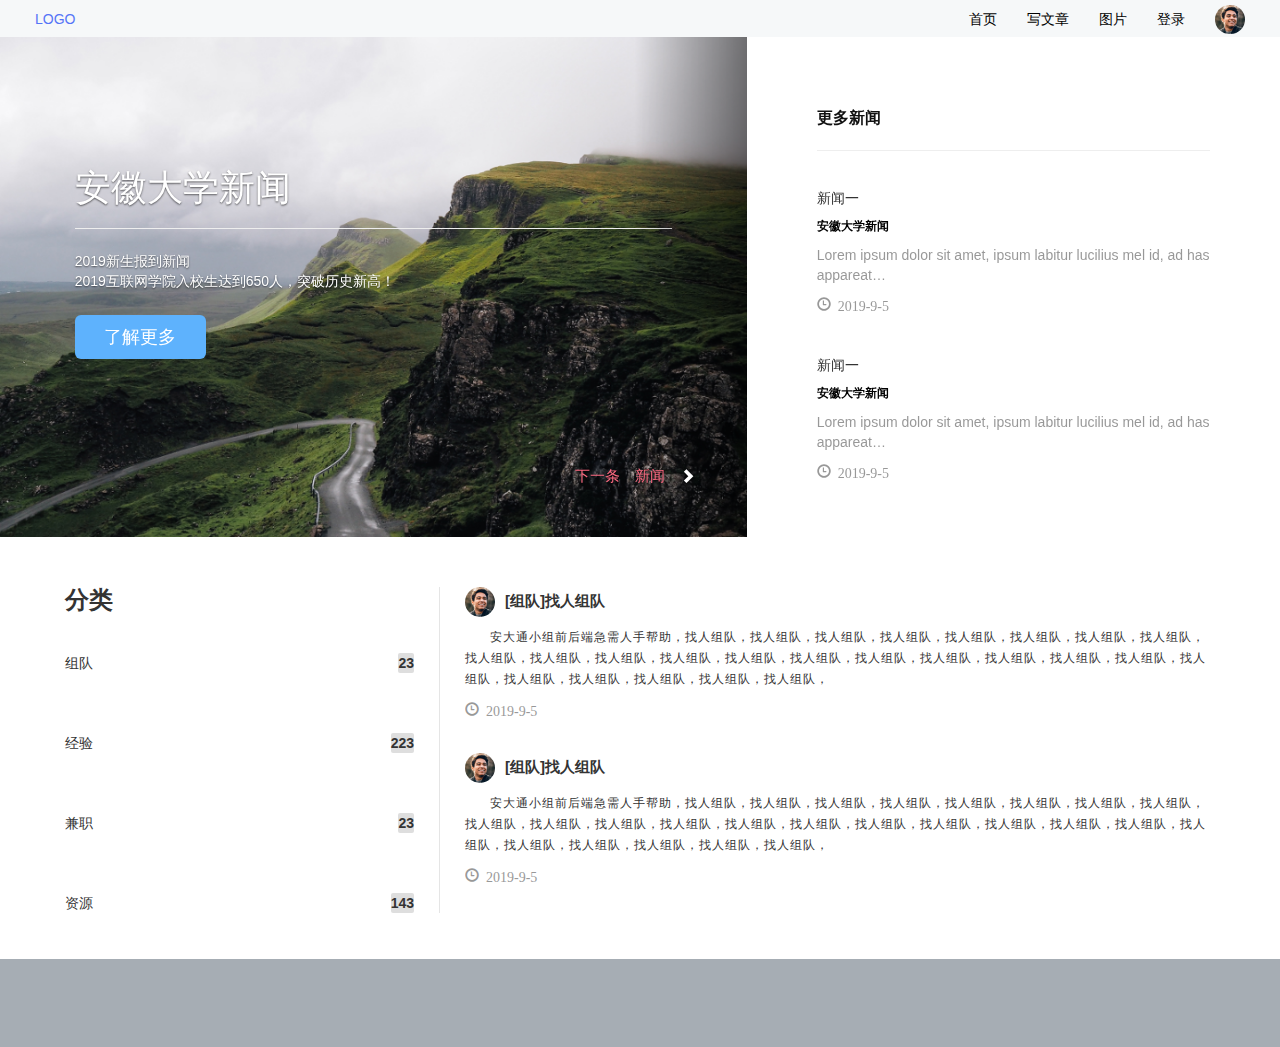
<file: html/index.html>
<!DOCTYPE html>
<html lang="en">

<head>
    <meta charset="UTF-8">
    <meta name="viewport" content="width=device-width, initial-scale=1.0">
    <meta http-equiv="X-UA-Compatible" content="ie=edge">
    <title>安徽大学论坛</title>
    <link rel="stylesheet" href="../plus/bootstrap-3.3.7/dist/css/bootstrap.min.css">
    <link rel="stylesheet" href="../css/main.css">
    <link rel="stylesheet" href="../css/index.css">
    <link rel="stylesheet" href="http://at.alicdn.com/t/font_1396919_9f9t4yg35f.css"></script>
    <script src="../plus/jquery-2.1.3.min.js"></script>
    <script src="../plus/bootstrap-3.3.7/dist/js/bootstrap.min.js"></script>
</head>

<body>
    <!-- 导航栏 -->
    <div class="container-fluid">
        <div class="row">
            <nav class="cc-nav">
                <ul class="clearfix">
                    <li class=""><a style="color: #5574F7;">LOGO</a></li>
                    <li class="pull-left iconfont iconego-menu visible-xs-block"></li>
                    <li class="pull-right"><img src="../img/man-1.png" alt=""></li>
                    <li class="pull-right hidden-xs"><a>登录</a></li>
                    <li class="pull-right hidden-xs"><a>图片</a></li>
                    <li class="pull-right hidden-xs"><a>写文章</a></li>
                    <li class="pull-right hidden-xs"><a>首页</a></li>

                </ul>
            </nav>
        </div>

    </div>


    <!-- 头部（轮播+更多新闻） -->
    <div class="container-fluid">
        <div class="row">
            <div class="col-sm-7 col-xs-12">
                <div class="row">
                    <div id="myCarousel" class="carousel slide" data-ride="carousel">
                        <div class="carousel-inner" role="listbox">
                            <div class="item active">
                                <img class="first-slide" src="../img/Image.png" alt="First slide">
                                <div class="container">
                                    <div class="carousel-caption">
                                        <h1>安徽大学新闻</h1>
                                        <hr>
                                        <p>2019新生报到新闻
                                            <br>
                                            2019互联网学院入校生达到650人，突破历史新高！
                                        </p>
                                        <p class="hidden-xs" class="hidden-xs"><a class="btn btn-lg btn-primary"
                                                href="#" role="button"
                                                style="background-color: #5EB2FD;width:131px;border: none;">了解更多</a>
                                        </p>
                                    </div>
                                </div>
                            </div>
                            <div class="item">
                                <img class="second-slide" src="../img/Image.png" alt="Second slide">
                                <div class="container">
                                    <div class="carousel-caption">
                                        <h1>安徽大学新闻</h1>
                                        <hr>
                                        <p>2019新生报到新闻
                                            <br>
                                            2019互联网学院入校生达到650人，突破历史新高！
                                        </p>
                                        <p class="hidden-xs"><a class="btn btn-lg btn-primary" href="#" role="button"
                                                style="background-color: #5EB2FD;width:131px;border: none;">了解更多</a>
                                        </p>
                                    </div>
                                </div>
                            </div>
                            <div class="item">
                                <img class="third-slide" src="../img/Image.png" alt="Third slide">
                                <div class="container">
                                    <div class="carousel-caption">
                                        <h1>安徽大学新闻</h1>
                                        <hr>
                                        <p>2019新生报到新闻
                                            <br>
                                            2019互联网学院入校生达到650人，突破历史新高！
                                        </p>
                                        <p class="hidden-xs"><a class="btn btn-lg btn-primary" href="#" role="button"
                                                style="background-color: #5EB2FD;width:131px;border: none;">了解更多</a>
                                        </p>
                                    </div>
                                </div>
                            </div>
                        </div>

                        <a class="right carousel-control" style="opacity: 1;">

                            <span role="button" style="line-height: 14px;" class="glyphicon glyphicon-chevron-right"
                                href="#myCarousel" data-slide="next" aria-hidden="true">
                                <span style="vertical-align: text-top; color: #FA6980; ">下一条 新闻</span>
                            </span>

                        </a>
                    </div><!-- /.carousel -->
                </div>
            </div>
            <div class="col-sm-5 hidden-xs">
                <div class="row">
                    <div class="otherNews">
                        <div>
                            <span style="color: #111111;font-size: 16px;font-weight: 800;">更多新闻</span>
                            <hr style="height: 2px;color:#ffff;">
                        </div>
                        <div class="oneOfNews">
                            <p style="font-weight: 550">新闻一</p>
                            <p style="color: black;font-weight: 800;font-size: 12px;">安徽大学新闻</p>
                            <p style="opacity: 0.5;">Lorem ipsum dolor sit amet, ipsum labitur lucilius mel id, ad has
                                appareat…</p>
                            <p class="glyphicon glyphicon-time time" style="opacity: 0.5; line-height: 14px;"><span
                                    style="vertical-align: top;margin-left: 7px;">2019-9-5</span> </p>

                        </div>
                        <div class="oneOfNews">
                            <p style="font-weight: 550">新闻一</p>
                            <p style="color: black;font-weight: 800;font-size: 12px;">安徽大学新闻</p>
                            <p style="opacity: 0.5;">Lorem ipsum dolor sit amet, ipsum labitur lucilius mel id, ad has
                                appareat…</p>
                            <p class="glyphicon glyphicon-time time" style="opacity: 0.5; line-height: 14px;"><span
                                    style="vertical-align: top;margin-left: 7px;">2019-9-5</span> </p>

                        </div>

                    </div>
                </div>
            </div>

        </div>
    </div>


    <!-- 中部（所有文章展示） -->
    <div class="container" style="margin-bottom: 40px; ">
        <div class="row">
            <div class="allContent">
                <!-- 文章类型展示 -->
                <div class="col-sm-4 articleType hidden-xs">
                    <div>
                        <h3 style="font-weight: 600; margin: 0 0 40px 0;">分类</h3>
                        <div class="oneOfArticleType clearfix">
                            <span>组队</span>
                            <span class="pull-right">23</span>
                        </div>
                        <div class="oneOfArticleType clearfix">
                            <span>经验</span>
                            <span class="pull-right">223</span>
                        </div>
                        <div class="oneOfArticleType clearfix">
                            <span>兼职</span>
                            <span class="pull-right">23</span>
                        </div>
                        <div class="oneOfArticleType clearfix " style="margin:0;">
                            <span>资源</span>
                            <span class="pull-right">143</span>
                        </div>
                    </div>
                </div>
                <!-- 所有文章展示 -->
                <div class="col-sm-8" style="padding:0 25px;">
                    <div class="allOfArticle">
                        <div class="oneOfArticle">
                            <div>
                                <p><img src="../img/man-1.png" alt="">[组队]找人组队</p>
                                <p>安大通小组前后端急需人手帮助，找人组队，找人组队，找人组队，找人组队，找人组队，找人组队，找人组队，找人组队，找人组队，找人组队，找人组队，找人组队，找人组队，找人组队，找人组队，找人组队，找人组队，找人组队，找人组队，找人组队，找人组队，找人组队，找人组队，找人组队，找人组队，
                                </p>
                                <p class="glyphicon glyphicon-time time" style="opacity: 0.5; line-height: 14px;"><span
                                        style="vertical-align: top;margin-left: 7px;">2019-9-5</span> </p>
                            </div>

                        </div>
                        <div class="oneOfArticle">
                            <div>
                                <p><img src="../img/man-1.png" alt="">[组队]找人组队</p>
                                <p>安大通小组前后端急需人手帮助，找人组队，找人组队，找人组队，找人组队，找人组队，找人组队，找人组队，找人组队，找人组队，找人组队，找人组队，找人组队，找人组队，找人组队，找人组队，找人组队，找人组队，找人组队，找人组队，找人组队，找人组队，找人组队，找人组队，找人组队，找人组队，
                                </p>
                                <p class="glyphicon glyphicon-time time" style="opacity: 0.5; line-height: 14px;"><span
                                        style="vertical-align: top;margin-left: 7px;">2019-9-5</span> </p>
                            </div>

                        </div>

                    </div>
                </div>
            </div>

        </div>
    </div>


    <!-- 底部 -->
    <!-- CP端底部 -->
    <div class="container-fluid hidden-xs">
        <div class="row">
            <div class="bottomPage">

            </div>
        </div>
    </div>

    <!-- 手机端底部 -->
    <div class="container-fluid visible-xs-block">
        <div class="row">
            <div class="phoneBottom">

                <div class="gongneng">
                    <a><span class="col-xs-3 iconfont iconzhuye"></span></a>
                    <a><span class="col-xs-3 iconfont iconxiepinglun"></span></a>
                    <a><span class="col-xs-3 iconfont iconwenzhangguanli"></span></a>
                    <a><span class="col-xs-3 iconfont iconwode"></span></a>
                    
                </div>
               <p></p>
            </div>
        </div>
    </div>
    </div>
    </div>
    </div>

    
    <script>
        $('.carousel').carousel({
            interval: 3000
        })
    </script>
</body>

</html>
</file>
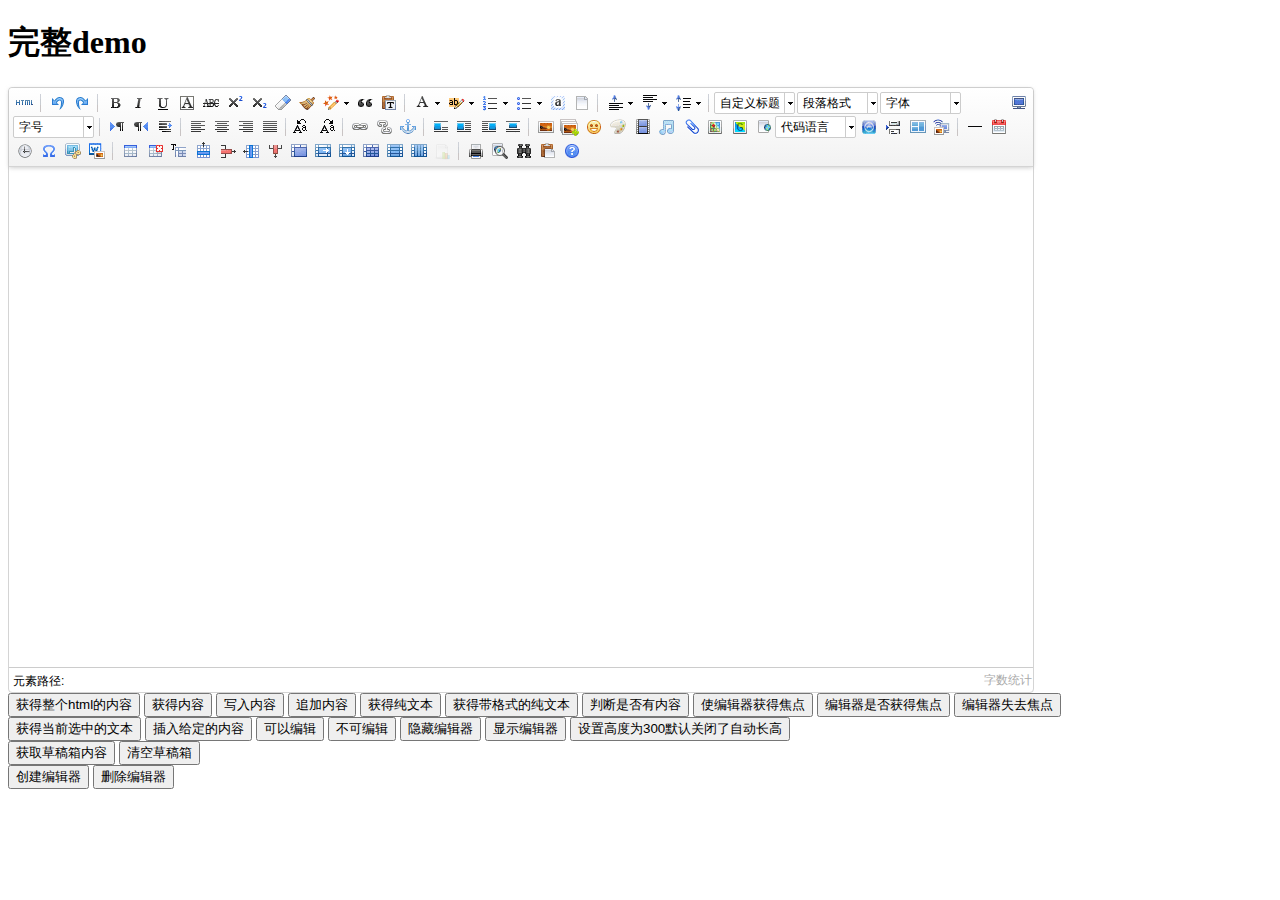
<file: plus/utf8-jsp/index.html>
<!DOCTYPE HTML PUBLIC "-//W3C//DTD HTML 4.01 Transitional//EN"
        "http://www.w3.org/TR/html4/loose.dtd">
<html>
<head>
    <title>完整demo</title>
    <meta http-equiv="Content-Type" content="text/html;charset=utf-8"/>
    <script type="text/javascript" charset="utf-8" src="ueditor.config.js"></script>
    <script type="text/javascript" charset="utf-8" src="ueditor.all.min.js"> </script>
    <!--建议手动加在语言，避免在ie下有时因为加载语言失败导致编辑器加载失败-->
    <!--这里加载的语言文件会覆盖你在配置项目里添加的语言类型，比如你在配置项目里配置的是英文，这里加载的中文，那最后就是中文-->
    <script type="text/javascript" charset="utf-8" src="lang/zh-cn/zh-cn.js"></script>

    <style type="text/css">
        div{
            width:100%;
        }
    </style>
</head>
<body>
<div>
    <h1>完整demo</h1>
    <script id="editor" type="text/plain" style="width:1024px;height:500px;"></script>
</div>
<div id="btns">
    <div>
        <button onclick="getAllHtml()">获得整个html的内容</button>
        <button onclick="getContent()">获得内容</button>
        <button onclick="setContent()">写入内容</button>
        <button onclick="setContent(true)">追加内容</button>
        <button onclick="getContentTxt()">获得纯文本</button>
        <button onclick="getPlainTxt()">获得带格式的纯文本</button>
        <button onclick="hasContent()">判断是否有内容</button>
        <button onclick="setFocus()">使编辑器获得焦点</button>
        <button onmousedown="isFocus(event)">编辑器是否获得焦点</button>
        <button onmousedown="setblur(event)" >编辑器失去焦点</button>

    </div>
    <div>
        <button onclick="getText()">获得当前选中的文本</button>
        <button onclick="insertHtml()">插入给定的内容</button>
        <button id="enable" onclick="setEnabled()">可以编辑</button>
        <button onclick="setDisabled()">不可编辑</button>
        <button onclick=" UE.getEditor('editor').setHide()">隐藏编辑器</button>
        <button onclick=" UE.getEditor('editor').setShow()">显示编辑器</button>
        <button onclick=" UE.getEditor('editor').setHeight(300)">设置高度为300默认关闭了自动长高</button>
    </div>

    <div>
        <button onclick="getLocalData()" >获取草稿箱内容</button>
        <button onclick="clearLocalData()" >清空草稿箱</button>
    </div>

</div>
<div>
    <button onclick="createEditor()">
    创建编辑器</button>
    <button onclick="deleteEditor()">
    删除编辑器</button>
</div>

<script type="text/javascript">

    //实例化编辑器
    //建议使用工厂方法getEditor创建和引用编辑器实例，如果在某个闭包下引用该编辑器，直接调用UE.getEditor('editor')就能拿到相关的实例
    var ue = UE.getEditor('editor');


    function isFocus(e){
        alert(UE.getEditor('editor').isFocus());
        UE.dom.domUtils.preventDefault(e)
    }
    function setblur(e){
        UE.getEditor('editor').blur();
        UE.dom.domUtils.preventDefault(e)
    }
    function insertHtml() {
        var value = prompt('插入html代码', '');
        UE.getEditor('editor').execCommand('insertHtml', value)
    }
    function createEditor() {
        enableBtn();
        UE.getEditor('editor');
    }
    function getAllHtml() {
        alert(UE.getEditor('editor').getAllHtml())
    }
    function getContent() {
        var arr = [];
        arr.push("使用editor.getContent()方法可以获得编辑器的内容");
        arr.push("内容为：");
        arr.push(UE.getEditor('editor').getContent());
        alert(arr.join("\n"));
    }
    function getPlainTxt() {
        var arr = [];
        arr.push("使用editor.getPlainTxt()方法可以获得编辑器的带格式的纯文本内容");
        arr.push("内容为：");
        arr.push(UE.getEditor('editor').getPlainTxt());
        alert(arr.join('\n'))
    }
    function setContent(isAppendTo) {
        var arr = [];
        arr.push("使用editor.setContent('欢迎使用ueditor')方法可以设置编辑器的内容");
        UE.getEditor('editor').setContent('欢迎使用ueditor', isAppendTo);
        alert(arr.join("\n"));
    }
    function setDisabled() {
        UE.getEditor('editor').setDisabled('fullscreen');
        disableBtn("enable");
    }

    function setEnabled() {
        UE.getEditor('editor').setEnabled();
        enableBtn();
    }

    function getText() {
        //当你点击按钮时编辑区域已经失去了焦点，如果直接用getText将不会得到内容，所以要在选回来，然后取得内容
        var range = UE.getEditor('editor').selection.getRange();
        range.select();
        var txt = UE.getEditor('editor').selection.getText();
        alert(txt)
    }

    function getContentTxt() {
        var arr = [];
        arr.push("使用editor.getContentTxt()方法可以获得编辑器的纯文本内容");
        arr.push("编辑器的纯文本内容为：");
        arr.push(UE.getEditor('editor').getContentTxt());
        alert(arr.join("\n"));
    }
    function hasContent() {
        var arr = [];
        arr.push("使用editor.hasContents()方法判断编辑器里是否有内容");
        arr.push("判断结果为：");
        arr.push(UE.getEditor('editor').hasContents());
        alert(arr.join("\n"));
    }
    function setFocus() {
        UE.getEditor('editor').focus();
    }
    function deleteEditor() {
        disableBtn();
        UE.getEditor('editor').destroy();
    }
    function disableBtn(str) {
        var div = document.getElementById('btns');
        var btns = UE.dom.domUtils.getElementsByTagName(div, "button");
        for (var i = 0, btn; btn = btns[i++];) {
            if (btn.id == str) {
                UE.dom.domUtils.removeAttributes(btn, ["disabled"]);
            } else {
                btn.setAttribute("disabled", "true");
            }
        }
    }
    function enableBtn() {
        var div = document.getElementById('btns');
        var btns = UE.dom.domUtils.getElementsByTagName(div, "button");
        for (var i = 0, btn; btn = btns[i++];) {
            UE.dom.domUtils.removeAttributes(btn, ["disabled"]);
        }
    }

    function getLocalData () {
        alert(UE.getEditor('editor').execCommand( "getlocaldata" ));
    }

    function clearLocalData () {
        UE.getEditor('editor').execCommand( "clearlocaldata" );
        alert("已清空草稿箱")
    }
</script>
</body>
</html>
</file>
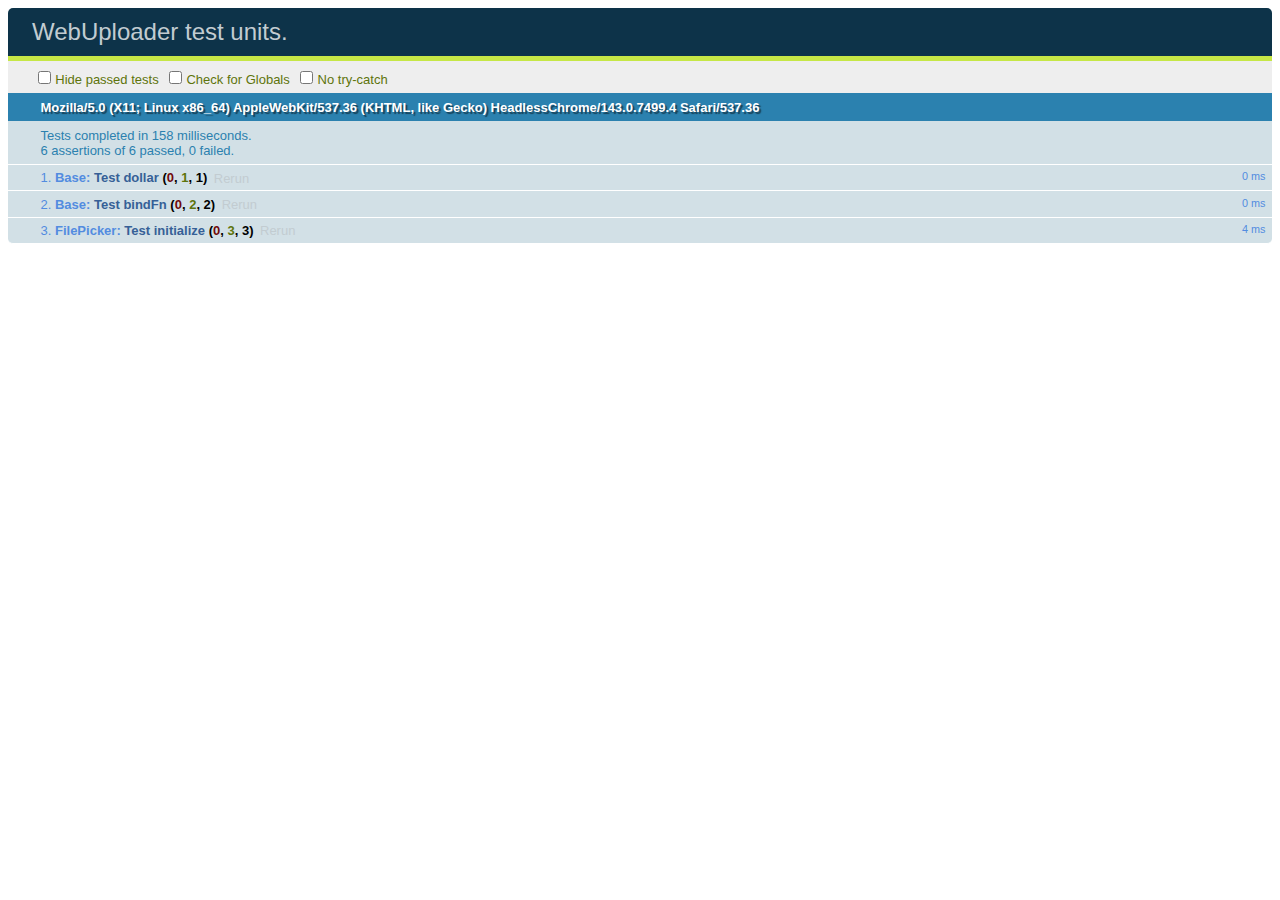
<file: plus/webuploader-0.1.5/test/index.html>
<!DOCTYPE html>
<html>
<head>
  <meta charset="utf-8">
  <title>WebUploader test units.</title>
  <link rel="stylesheet" href="./Qunit/qunit-1.14.0.css">
  <link rel="stylesheet" type="text/css" href="../css/webuploader.css" />
</head>
<body>
  <div id="qunit"></div>
  <div id="qunit-fixture"></div>
  <script src="./jquery-1.10.1.min.js"></script>
  <script src="./Qunit/qunit-1.14.0.js"></script>
  <script src="./Qunit/qunit-1.14.0.js"></script>
  <script src="./require.js"></script>
<script type="text/javascript">
//<![CDATA[
(function($) {
    var units;


    units = [
        'base',
        'filepicker'
    ];


    requirejs.config({
        baseUrl: './units',

        paths: {
            webuploader: '../../src'
        }
    });


    QUnit.config.autostart = false;
    requirejs(units, function() {
        QUnit.start();
    });

})(jQuery);
//]]>
</script>
</body>
</html>
</file>
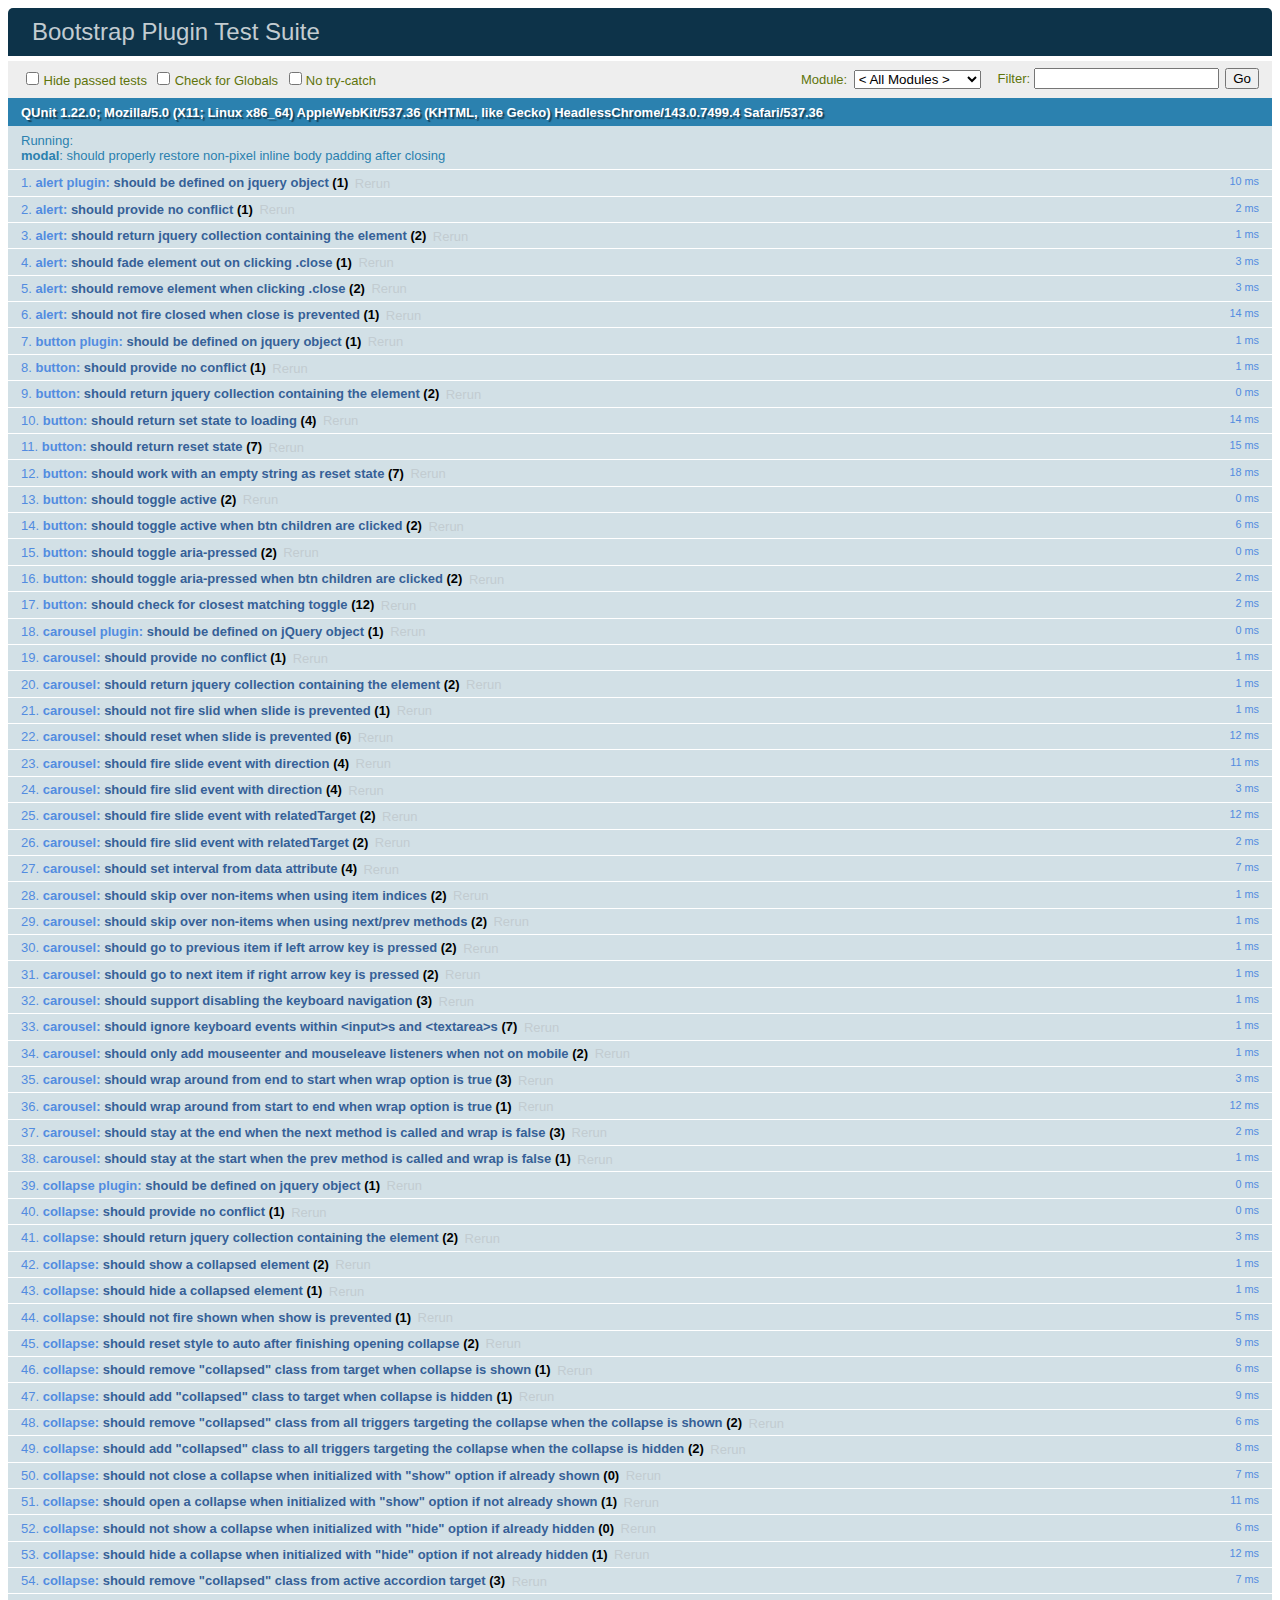
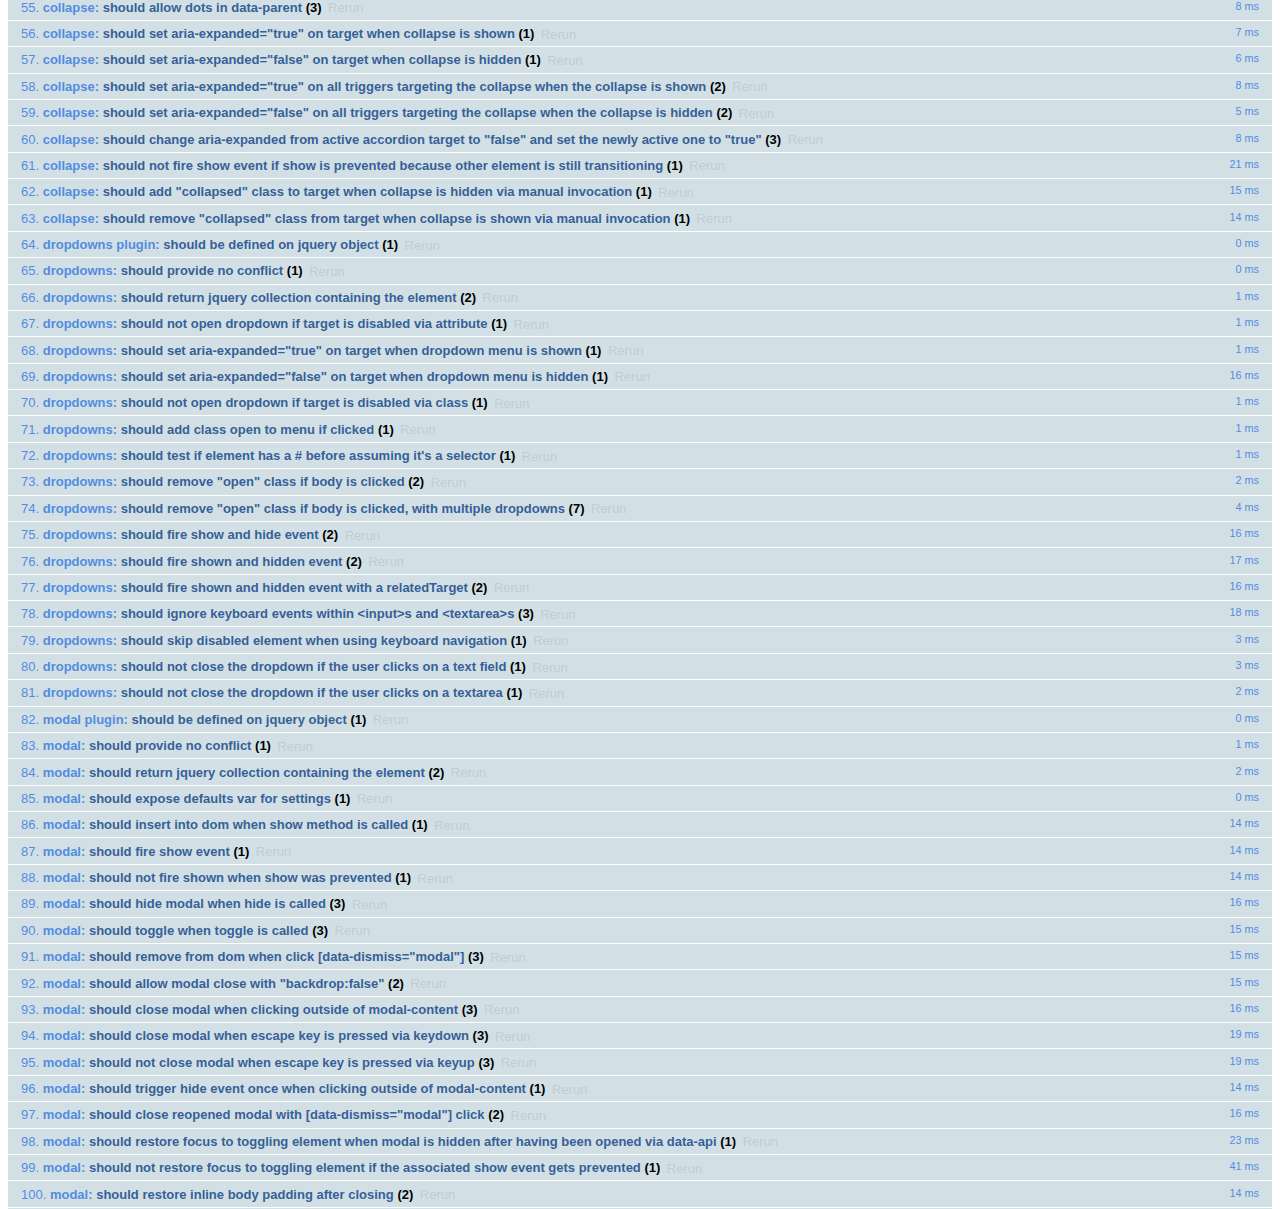
<file: plus/bootstrap-3.3.7/js/tests/index.html>
<!DOCTYPE html>
<html>
  <head>
    <meta charset="utf-8">
    <title>Bootstrap Plugin Test Suite</title>
    <meta name="viewport" content="width=device-width, initial-scale=1">

    <!-- jQuery -->
    <script src="vendor/jquery.min.js"></script>
    <script>
      // Disable jQuery event aliases to ensure we don't accidentally use any of them
      (function () {
        var eventAliases = [
          'blur',
          'focus',
          'focusin',
          'focusout',
          'load',
          'resize',
          'scroll',
          'unload',
          'click',
          'dblclick',
          'mousedown',
          'mouseup',
          'mousemove',
          'mouseover',
          'mouseout',
          'mouseenter',
          'mouseleave',
          'change',
          'select',
          'submit',
          'keydown',
          'keypress',
          'keyup',
          'error',
          'contextmenu',
          'hover',
          'bind',
          'unbind',
          'delegate',
          'undelegate'
        ]
        for (var i = 0; i < eventAliases.length; i++) {
          var eventAlias = eventAliases[i]
          $.fn[eventAlias] = function () {
            throw new Error('Using the ".' + eventAlias + '()" method is not allowed, so that Bootstrap can be compatible with custom jQuery builds which exclude the "event aliases" module that defines said method. See https://github.com/twbs/bootstrap/blob/master/CONTRIBUTING.md#js')
          }
        }
      })()
    </script>

    <!-- QUnit -->
    <link rel="stylesheet" href="vendor/qunit.css" media="screen">
    <script src="vendor/qunit.js"></script>
    <script>
      // See https://github.com/axemclion/grunt-saucelabs#test-result-details-with-qunit
      var log = []
      // Require assert.expect in each test
      QUnit.config.requireExpects = true
      QUnit.done(function (testResults) {
        var tests = []
        for (var i = 0, len = log.length; i < len; i++) {
          var details = log[i]
          tests.push({
            name: details.name,
            result: details.result,
            expected: details.expected,
            actual: details.actual,
            source: details.source
          })
        }
        testResults.tests = tests

        window.global_test_results = testResults
      })

      QUnit.testStart(function (testDetails) {
        $(window).scrollTop(0)
        QUnit.log(function (details) {
          if (!details.result) {
            details.name = testDetails.name
            log.push(details)
          }
        })
      })

      // Cleanup
      QUnit.testDone(function () {
        $('#qunit-fixture').empty()
        $('#modal-test, .modal-backdrop').remove()
      })

      // Display fixture on-screen on iOS to avoid false positives
      if (/iPhone|iPad|iPod/.test(navigator.userAgent)) {
        QUnit.begin(function() {
          $('#qunit-fixture').css({ top: 0, left: 0 })
        })

        QUnit.done(function () {
          $('#qunit-fixture').css({ top: '', left: '' })
        })
      }

      // Disable deprecated global QUnit method aliases in preparation for QUnit v2
      (function () {
        var methodNames = [
          'async',
          'asyncTest',
          'deepEqual',
          'equal',
          'expect',
          'module',
          'notDeepEqual',
          'notEqual',
          'notPropEqual',
          'notStrictEqual',
          'ok',
          'propEqual',
          'push',
          'start',
          'stop',
          'strictEqual',
          'test',
          'throws'
        ];
        for (var i = 0; i < methodNames.length; i++) {
          var methodName = methodNames[i];
          window[methodName] = undefined;
        }
      })();
    </script>

    <!-- Plugin sources -->
    <script>$.support.transition = false</script>
    <script src="../../js/alert.js"></script>
    <script src="../../js/button.js"></script>
    <script src="../../js/carousel.js"></script>
    <script src="../../js/collapse.js"></script>
    <script src="../../js/dropdown.js"></script>
    <script src="../../js/modal.js"></script>
    <script src="../../js/scrollspy.js"></script>
    <script src="../../js/tab.js"></script>
    <script src="../../js/tooltip.js"></script>
    <script src="../../js/popover.js"></script>
    <script src="../../js/affix.js"></script>

    <!-- Unit tests -->
    <script src="unit/alert.js"></script>
    <script src="unit/button.js"></script>
    <script src="unit/carousel.js"></script>
    <script src="unit/collapse.js"></script>
    <script src="unit/dropdown.js"></script>
    <script src="unit/modal.js"></script>
    <script src="unit/scrollspy.js"></script>
    <script src="unit/tab.js"></script>
    <script src="unit/tooltip.js"></script>
    <script src="unit/popover.js"></script>
    <script src="unit/affix.js"></script>

  </head>
  <body>
    <div id="qunit-container">
      <div id="qunit"></div>
      <div id="qunit-fixture"></div>
    </div>
  </body>
</html>
</file>
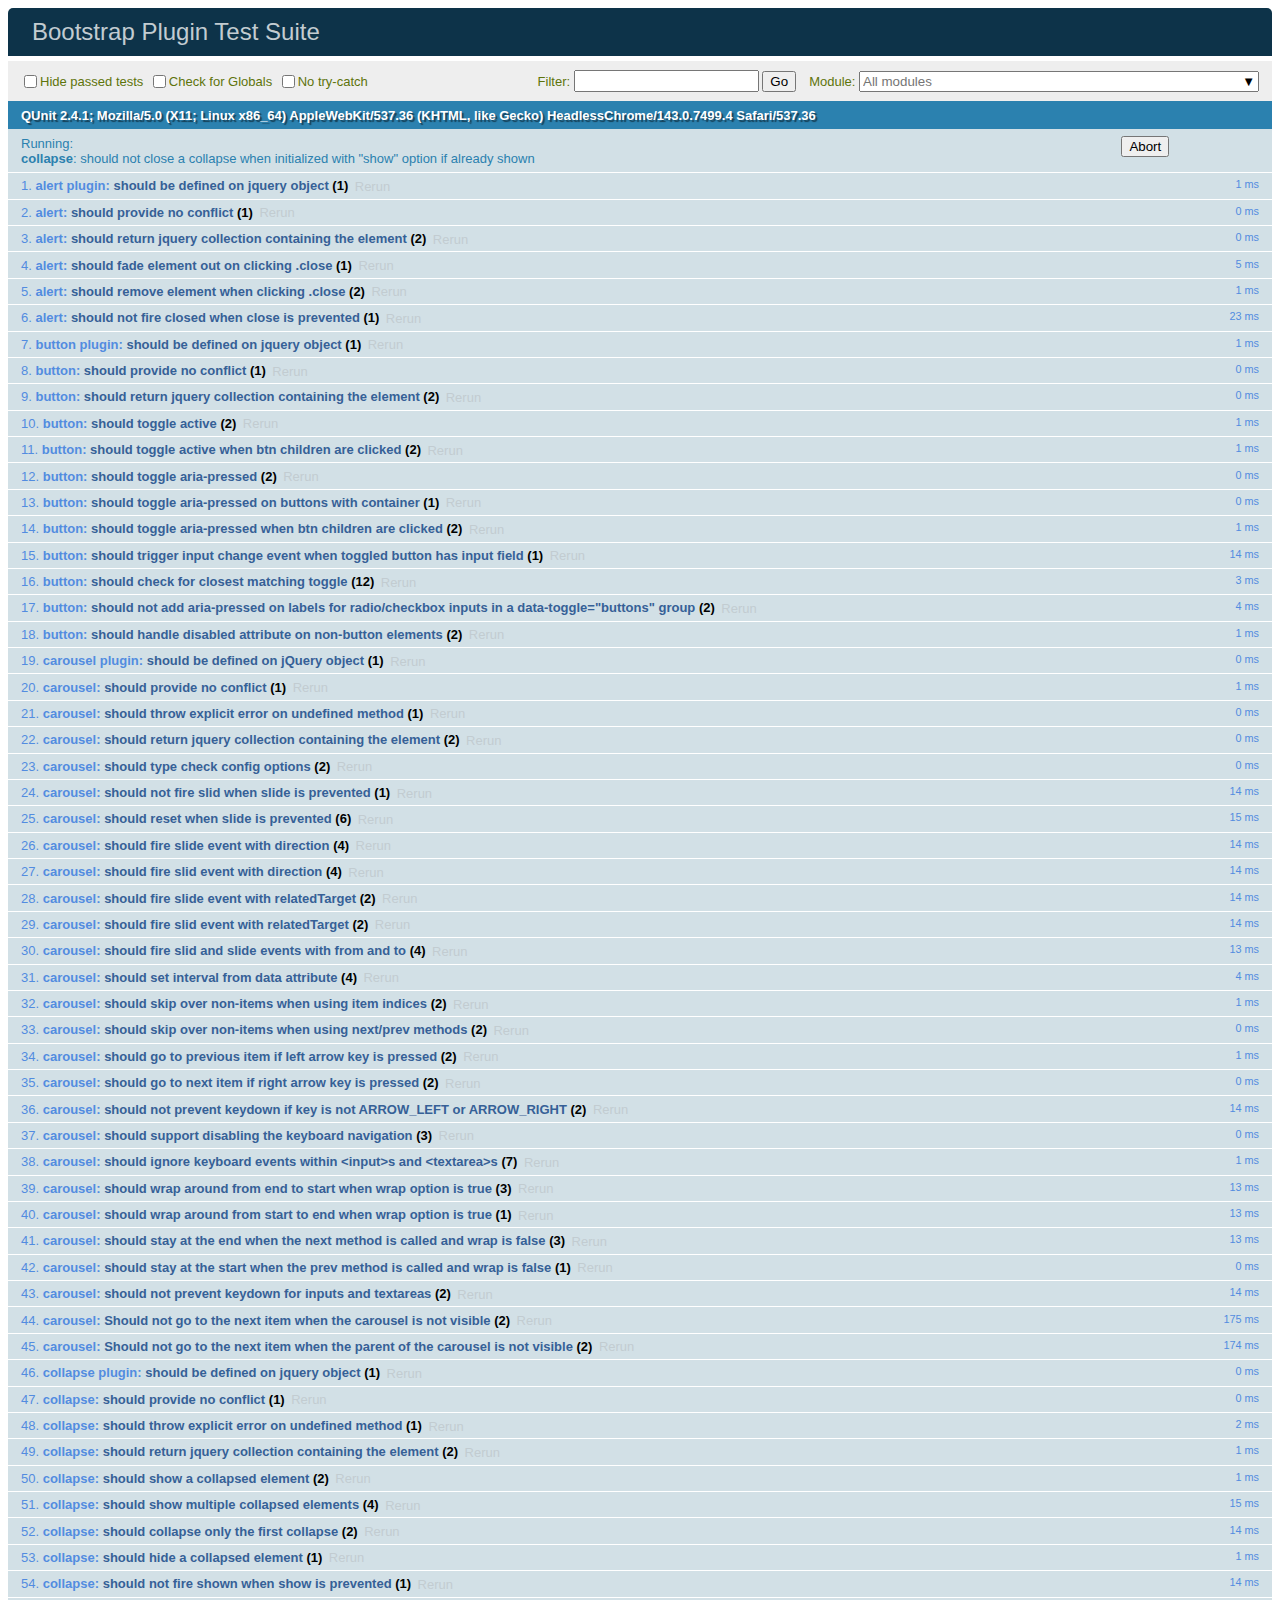
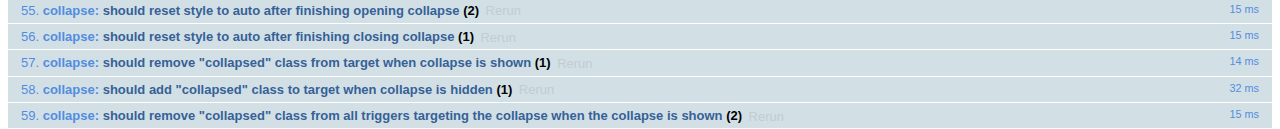
<file: plus/bootstrap-4.0.0/js/tests/index.html>
<!doctype html>
<html lang="en">
  <head>
    <meta charset="utf-8">
    <meta name="viewport" content="width=device-width, initial-scale=1, shrink-to-fit=no">
    <title>Bootstrap Plugin Test Suite</title>

    <!-- jQuery -->
    <script>
      (function () {
        var path = '../../assets/js/vendor/jquery-slim.min.js'
        // get jquery param from the query string.
        var jQueryVersion = location.search.match(/[?&]jquery=(.*?)(?=&|$)/)

        // If a version was specified, use that version from our vendor folder
        if (jQueryVersion) {
          path = 'vendor/jquery-' + jQueryVersion[1] + '.min.js'
        }
        document.write('<script src="' + path + '"><\/script>')
      }())
    </script>
    <script src="../../assets/js/vendor/popper.min.js"></script>

    <!-- QUnit -->
    <link rel="stylesheet" href="vendor/qunit.css" media="screen">
    <script src="vendor/qunit.js"></script>

    <script>
      // Disable jQuery event aliases to ensure we don't accidentally use any of them
      [
        'blur',
        'focus',
        'focusin',
        'focusout',
        'resize',
        'scroll',
        'click',
        'dblclick',
        'mousedown',
        'mouseup',
        'mousemove',
        'mouseover',
        'mouseout',
        'mouseenter',
        'mouseleave',
        'change',
        'select',
        'submit',
        'keydown',
        'keypress',
        'keyup',
        'contextmenu'
      ].forEach(function(eventAlias) {
        $.fn[eventAlias] = function() {
          throw new Error('Using the ".' + eventAlias + '()" method is not allowed, so that Bootstrap can be compatible with custom jQuery builds which exclude the "event aliases" module that defines said method. See https://github.com/twbs/bootstrap/blob/master/CONTRIBUTING.md#js')
        }
      })

      // Require assert.expect in each test
      QUnit.config.requireExpects = true

      // See https://github.com/axemclion/grunt-saucelabs#test-result-details-with-qunit
      var log = []
      var testName

      QUnit.done(function(testResults) {
        var tests = []
        for (var i = 0; i < log.length; i++) {
          var details = log[i]
          tests.push({
            name: details.name,
            result: details.result,
            expected: details.expected,
            actual: details.actual,
            source: details.source
          })
        }
        testResults.tests = tests

        window.global_test_results = testResults
      })

      QUnit.testStart(function(testDetails) {
        QUnit.log(function(details) {
          if (!details.result) {
            details.name = testDetails.name
            log.push(details)
          }
        })
      })

      // Display fixture on-screen on iOS to avoid false positives
      // See https://github.com/twbs/bootstrap/pull/15955
      if (/iPhone|iPad|iPod/.test(navigator.userAgent)) {
        QUnit.begin(function() {
          $('#qunit-fixture').css({ top: 0, left: 0 })
        })

        QUnit.done(function() {
          $('#qunit-fixture').css({ top: '', left: '' })
        })
      }
    </script>

    <!-- Transpiled Plugins -->
    <script src="../dist/util.js"></script>
    <script src="../dist/alert.js"></script>
    <script src="../dist/button.js"></script>
    <script src="../dist/carousel.js"></script>
    <script src="../dist/collapse.js"></script>
    <script src="../dist/dropdown.js"></script>
    <script src="../dist/modal.js"></script>
    <script src="../dist/scrollspy.js"></script>
    <script src="../dist/tab.js"></script>
    <script src="../dist/tooltip.js"></script>
    <script src="../dist/popover.js"></script>

    <!-- Unit Tests -->
    <script src="unit/alert.js"></script>
    <script src="unit/button.js"></script>
    <script src="unit/carousel.js"></script>
    <script src="unit/collapse.js"></script>
    <script src="unit/dropdown.js"></script>
    <script src="unit/modal.js"></script>
    <script src="unit/scrollspy.js"></script>
    <script src="unit/tab.js"></script>
    <script src="unit/tooltip.js"></script>
    <script src="unit/popover.js"></script>
    <script src="unit/util.js"></script>
  </head>
  <body>
    <div id="qunit-container">
      <div id="qunit"></div>
      <div id="qunit-fixture"></div>
    </div>
  </body>
</html>
</file>
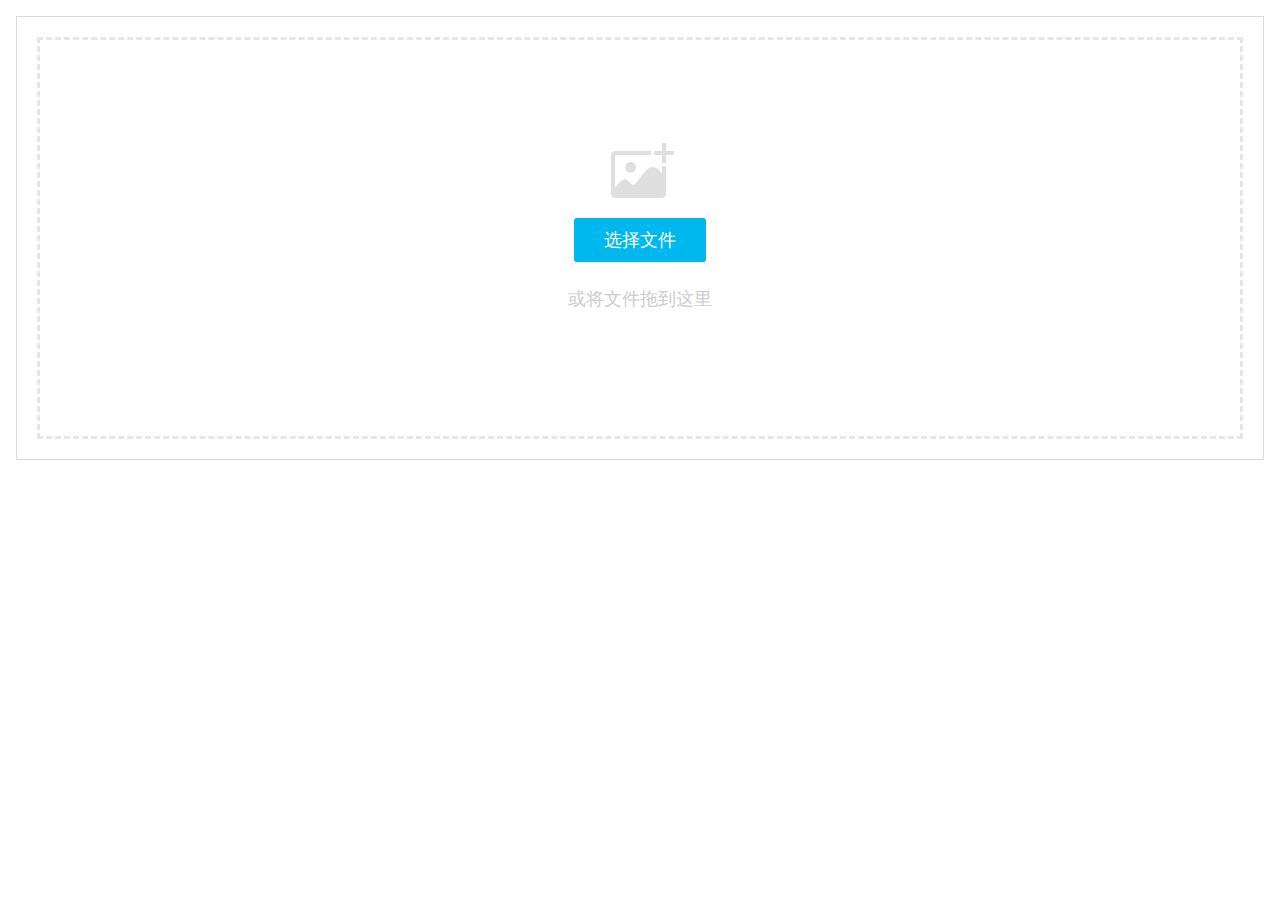
<file: plus/webuploader-0.1.5/_draft/music/index.html>
<!DOCTYPE HTML PUBLIC "-//W3C//DTD HTML 4.01//EN" "http://www.w3.org/TR/html4/strict.dtd">
<html lang="en">
<head>
    <meta http-equiv="Content-Type" content="text/html;charset=UTF-8">
    <title>WebUploader演示</title>
    <link rel="stylesheet" type="text/css" href="./style.css" />
</head>
<body>
    <div id="wrapper">
        <div id="container">
            <!--头部，相册选择和格式选择-->

            <div id="uploader">
                <div class="queueList">
                    <div id="dndArea" class="placeholder">
                        <div id="filePicker"></div>
                        <p>或将文件拖到这里</p>
                    </div>
                </div>
                <div class="statusBar" style="display:none;">
                    <div class="progress">
                        <span class="text">0%</span>
                        <span class="percentage"></span>
                    </div><div class="info"></div>
                    <div class="btns">
                        <div id="filePicker2"></div><div class="uploadBtn">开始上传</div>
                    </div>
                </div>
            </div>
        </div>
    </div>
    <script type="text/javascript" src="./jquery.js"></script>
    <script type="text/javascript" src="./webuploader.js"></script>
    <script type="text/javascript" src="./md5.js"></script>
    <script type="text/javascript" src="./upload.js"></script>
</body>
</html>
</file>
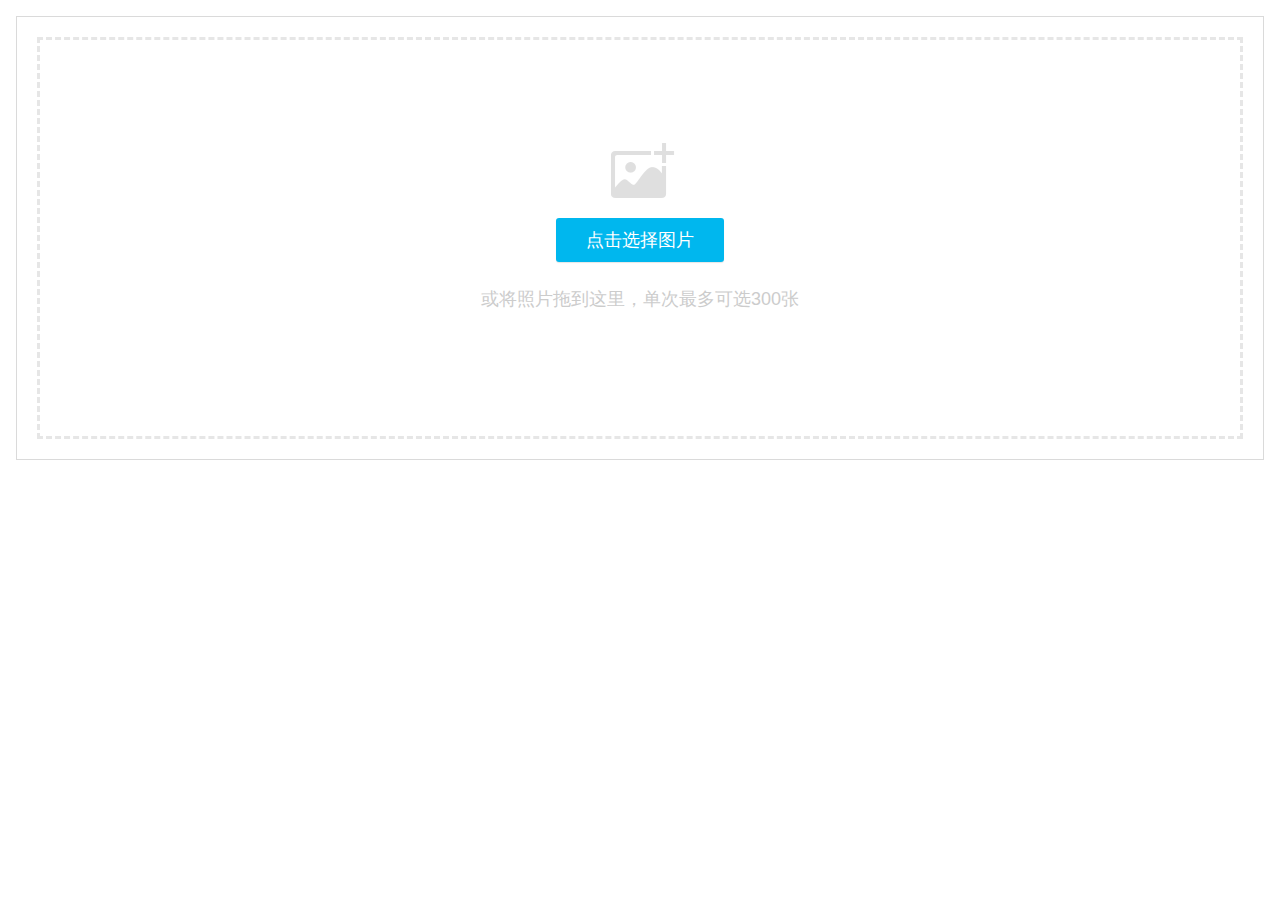
<file: plus/webuploader-0.1.5/examples/image-upload/index.html>
<!DOCTYPE HTML PUBLIC "-//W3C//DTD HTML 4.01//EN" "http://www.w3.org/TR/html4/strict.dtd">
<html lang="en">
<head>
    <meta http-equiv="Content-Type" content="text/html;charset=UTF-8">
    <title>WebUploader演示</title>
    <link rel="stylesheet" type="text/css" href="../../css/webuploader.css" />
    <link rel="stylesheet" type="text/css" href="./style.css" />
</head>
<body>
    <div id="wrapper">
        <div id="container">
            <!--头部，相册选择和格式选择-->

            <div id="uploader">
                <div class="queueList">
                    <div id="dndArea" class="placeholder">
                        <div id="filePicker"></div>
                        <p>或将照片拖到这里，单次最多可选300张</p>
                    </div>
                </div>
                <div class="statusBar" style="display:none;">
                    <div class="progress">
                        <span class="text">0%</span>
                        <span class="percentage"></span>
                    </div><div class="info"></div>
                    <div class="btns">
                        <div id="filePicker2"></div><div class="uploadBtn">开始上传</div>
                    </div>
                </div>
            </div>
        </div>
    </div>
    <script type="text/javascript" src="./jquery.js"></script>
    <script type="text/javascript" src="../../dist/webuploader.js"></script>
    <script type="text/javascript" src="./upload.js"></script>
</body>
</html>
</file>
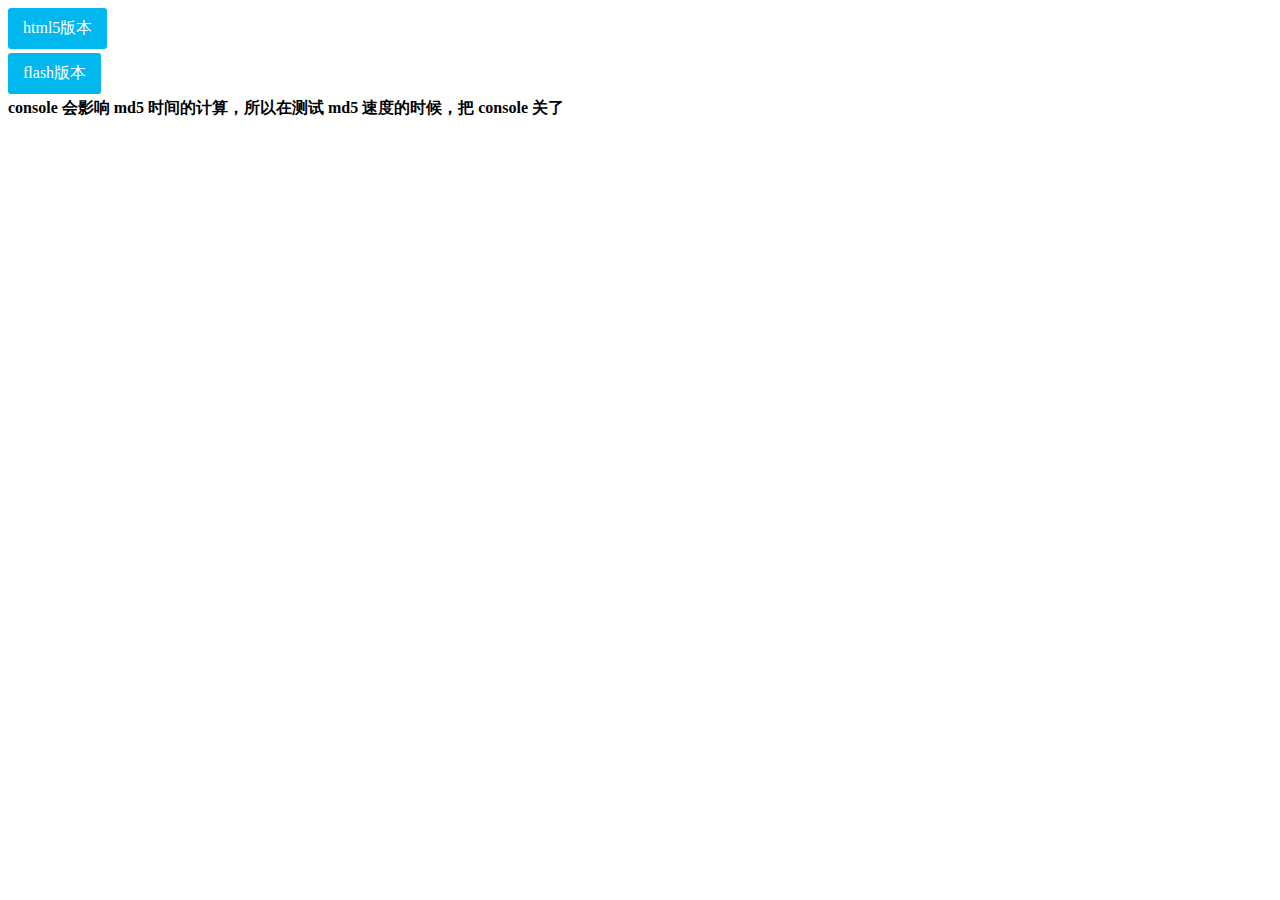
<file: plus/webuploader-0.1.5/examples/md5-demo/index.html>
<!DOCTYPE HTML PUBLIC "-//W3C//DTD HTML 4.01//EN" "http://www.w3.org/TR/html4/strict.dtd">
<html lang="en">
<head>
    <meta http-equiv="Content-Type" content="text/html;charset=UTF-8">
    <title>WebUploader演示 - 带裁剪功能 </title>
    <link rel="stylesheet" type="text/css" href="../../css/webuploader.css" />
</head>
<body>
    <div id="wrapper">
        <div class="uploader-container">
            <div id="filePicker">html5版本</div>
            <div id="filePicker2">flash版本</div>
        </div>
        <div id="log">
            <strong>console 会影响 md5 时间的计算，所以在测试 md5 速度的时候，把 console 关了</strong>
        </div>
    </div>
    <script type="text/javascript" src="../image-upload/jquery.js"></script>
    <script type="text/javascript" src="../../dist/webuploader.js"></script>
    <script type="text/javascript" src="./script.js"></script>
</body>
</html>
</file>
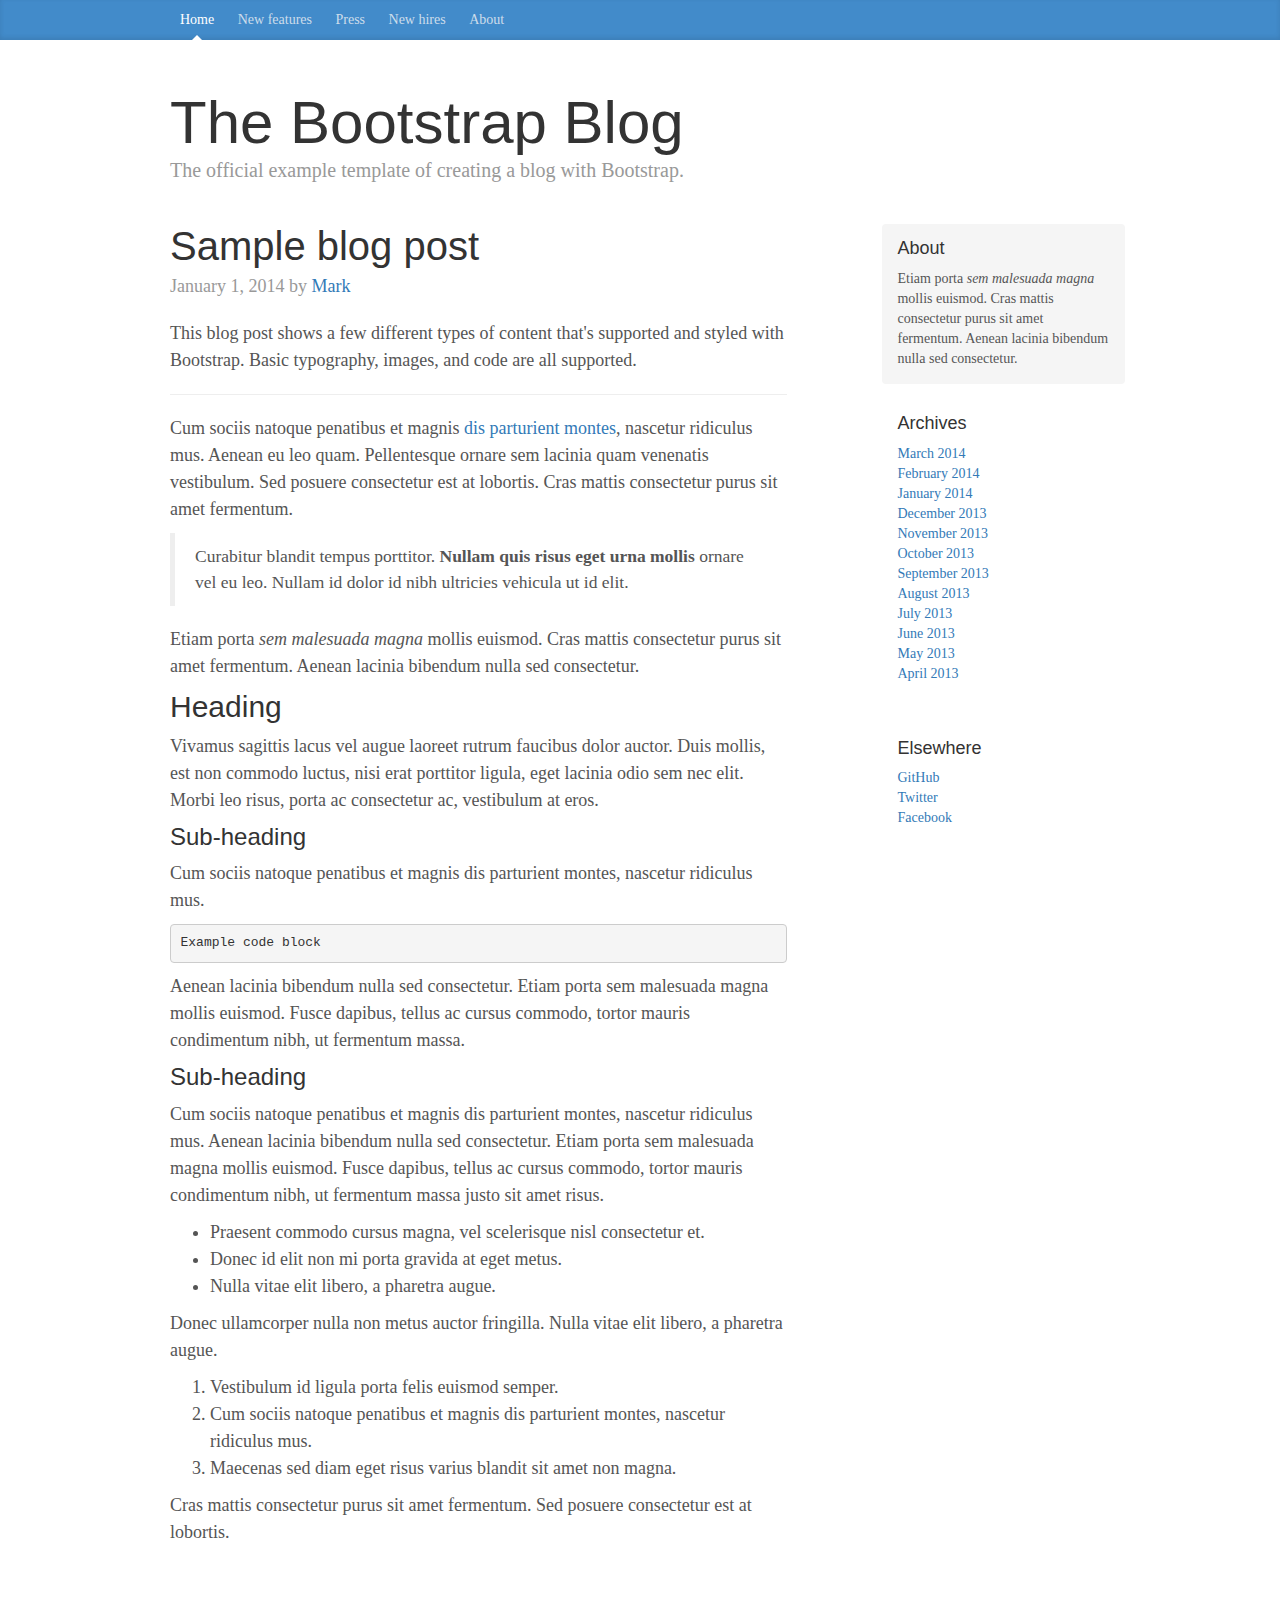
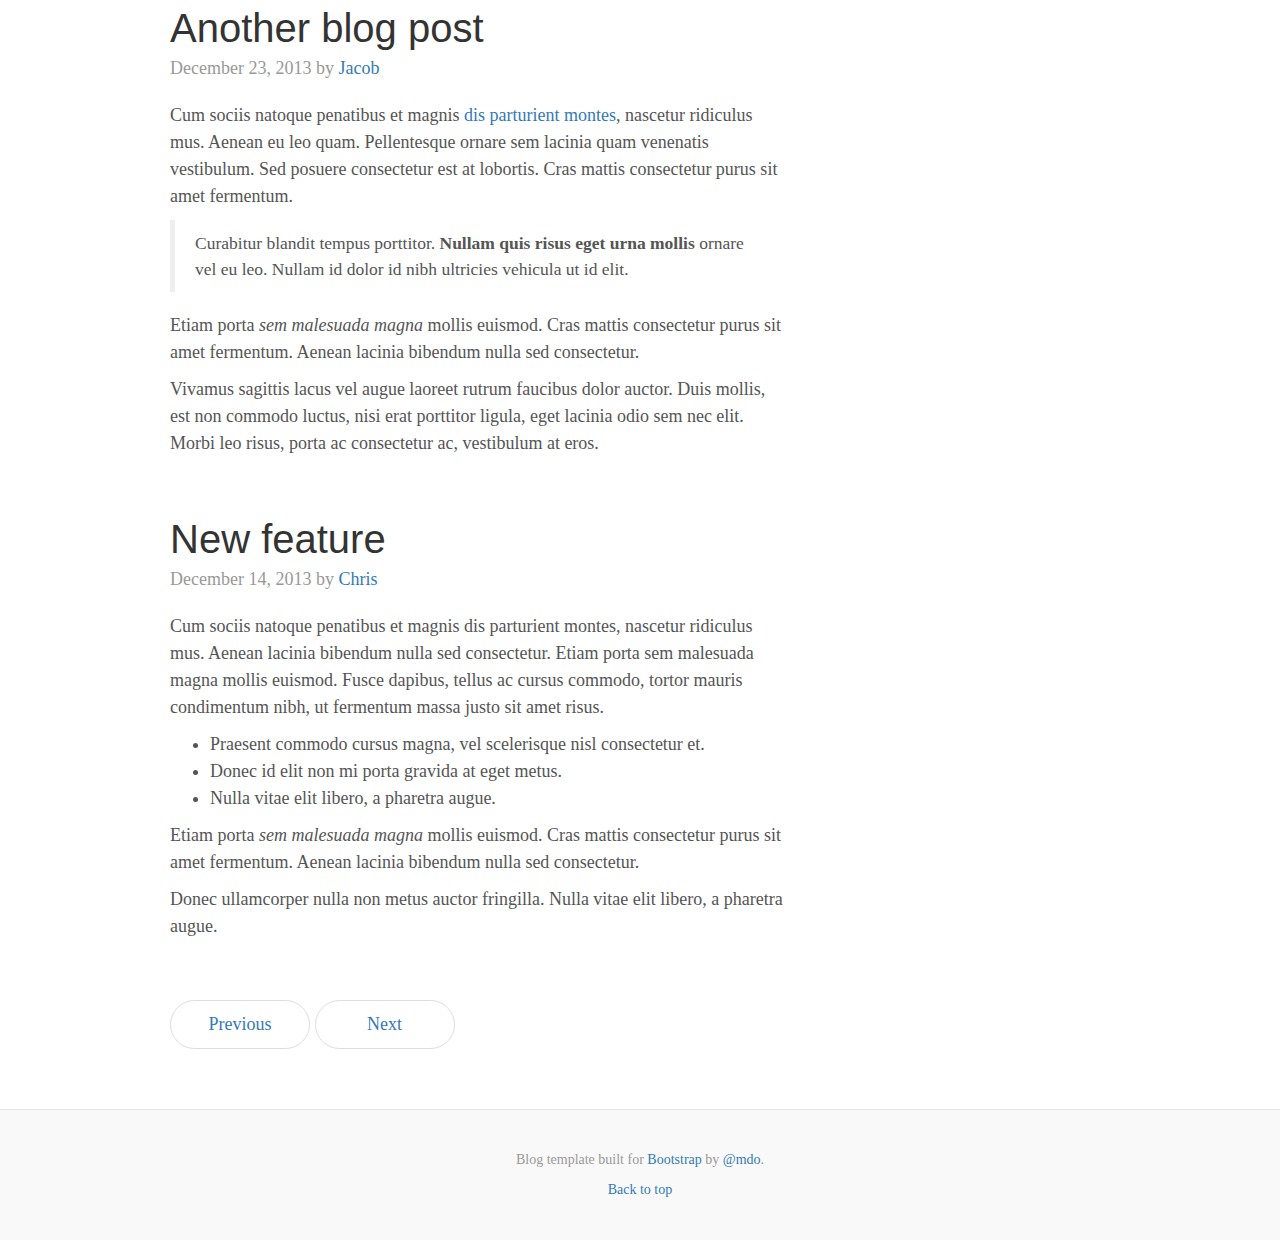
<file: plus/bootstrap-3.3.7/docs/examples/blog/index.html>
<!DOCTYPE html>
<html lang="en">
  <head>
    <meta charset="utf-8">
    <meta http-equiv="X-UA-Compatible" content="IE=edge">
    <meta name="viewport" content="width=device-width, initial-scale=1">
    <!-- The above 3 meta tags *must* come first in the head; any other head content must come *after* these tags -->
    <meta name="description" content="">
    <meta name="author" content="">
    <link rel="icon" href="../../favicon.ico">

    <title>Blog Template for Bootstrap</title>

    <!-- Bootstrap core CSS -->
    <link href="../../dist/css/bootstrap.min.css" rel="stylesheet">

    <!-- IE10 viewport hack for Surface/desktop Windows 8 bug -->
    <link href="../../assets/css/ie10-viewport-bug-workaround.css" rel="stylesheet">

    <!-- Custom styles for this template -->
    <link href="blog.css" rel="stylesheet">

    <!-- Just for debugging purposes. Don't actually copy these 2 lines! -->
    <!--[if lt IE 9]><script src="../../assets/js/ie8-responsive-file-warning.js"></script><![endif]-->
    <script src="../../assets/js/ie-emulation-modes-warning.js"></script>

    <!-- HTML5 shim and Respond.js for IE8 support of HTML5 elements and media queries -->
    <!--[if lt IE 9]>
      <script src="https://oss.maxcdn.com/html5shiv/3.7.3/html5shiv.min.js"></script>
      <script src="https://oss.maxcdn.com/respond/1.4.2/respond.min.js"></script>
    <![endif]-->
  </head>

  <body>

    <div class="blog-masthead">
      <div class="container">
        <nav class="blog-nav">
          <a class="blog-nav-item active" href="#">Home</a>
          <a class="blog-nav-item" href="#">New features</a>
          <a class="blog-nav-item" href="#">Press</a>
          <a class="blog-nav-item" href="#">New hires</a>
          <a class="blog-nav-item" href="#">About</a>
        </nav>
      </div>
    </div>

    <div class="container">

      <div class="blog-header">
        <h1 class="blog-title">The Bootstrap Blog</h1>
        <p class="lead blog-description">The official example template of creating a blog with Bootstrap.</p>
      </div>

      <div class="row">

        <div class="col-sm-8 blog-main">

          <div class="blog-post">
            <h2 class="blog-post-title">Sample blog post</h2>
            <p class="blog-post-meta">January 1, 2014 by <a href="#">Mark</a></p>

            <p>This blog post shows a few different types of content that's supported and styled with Bootstrap. Basic typography, images, and code are all supported.</p>
            <hr>
            <p>Cum sociis natoque penatibus et magnis <a href="#">dis parturient montes</a>, nascetur ridiculus mus. Aenean eu leo quam. Pellentesque ornare sem lacinia quam venenatis vestibulum. Sed posuere consectetur est at lobortis. Cras mattis consectetur purus sit amet fermentum.</p>
            <blockquote>
              <p>Curabitur blandit tempus porttitor. <strong>Nullam quis risus eget urna mollis</strong> ornare vel eu leo. Nullam id dolor id nibh ultricies vehicula ut id elit.</p>
            </blockquote>
            <p>Etiam porta <em>sem malesuada magna</em> mollis euismod. Cras mattis consectetur purus sit amet fermentum. Aenean lacinia bibendum nulla sed consectetur.</p>
            <h2>Heading</h2>
            <p>Vivamus sagittis lacus vel augue laoreet rutrum faucibus dolor auctor. Duis mollis, est non commodo luctus, nisi erat porttitor ligula, eget lacinia odio sem nec elit. Morbi leo risus, porta ac consectetur ac, vestibulum at eros.</p>
            <h3>Sub-heading</h3>
            <p>Cum sociis natoque penatibus et magnis dis parturient montes, nascetur ridiculus mus.</p>
            <pre><code>Example code block</code></pre>
            <p>Aenean lacinia bibendum nulla sed consectetur. Etiam porta sem malesuada magna mollis euismod. Fusce dapibus, tellus ac cursus commodo, tortor mauris condimentum nibh, ut fermentum massa.</p>
            <h3>Sub-heading</h3>
            <p>Cum sociis natoque penatibus et magnis dis parturient montes, nascetur ridiculus mus. Aenean lacinia bibendum nulla sed consectetur. Etiam porta sem malesuada magna mollis euismod. Fusce dapibus, tellus ac cursus commodo, tortor mauris condimentum nibh, ut fermentum massa justo sit amet risus.</p>
            <ul>
              <li>Praesent commodo cursus magna, vel scelerisque nisl consectetur et.</li>
              <li>Donec id elit non mi porta gravida at eget metus.</li>
              <li>Nulla vitae elit libero, a pharetra augue.</li>
            </ul>
            <p>Donec ullamcorper nulla non metus auctor fringilla. Nulla vitae elit libero, a pharetra augue.</p>
            <ol>
              <li>Vestibulum id ligula porta felis euismod semper.</li>
              <li>Cum sociis natoque penatibus et magnis dis parturient montes, nascetur ridiculus mus.</li>
              <li>Maecenas sed diam eget risus varius blandit sit amet non magna.</li>
            </ol>
            <p>Cras mattis consectetur purus sit amet fermentum. Sed posuere consectetur est at lobortis.</p>
          </div><!-- /.blog-post -->

          <div class="blog-post">
            <h2 class="blog-post-title">Another blog post</h2>
            <p class="blog-post-meta">December 23, 2013 by <a href="#">Jacob</a></p>

            <p>Cum sociis natoque penatibus et magnis <a href="#">dis parturient montes</a>, nascetur ridiculus mus. Aenean eu leo quam. Pellentesque ornare sem lacinia quam venenatis vestibulum. Sed posuere consectetur est at lobortis. Cras mattis consectetur purus sit amet fermentum.</p>
            <blockquote>
              <p>Curabitur blandit tempus porttitor. <strong>Nullam quis risus eget urna mollis</strong> ornare vel eu leo. Nullam id dolor id nibh ultricies vehicula ut id elit.</p>
            </blockquote>
            <p>Etiam porta <em>sem malesuada magna</em> mollis euismod. Cras mattis consectetur purus sit amet fermentum. Aenean lacinia bibendum nulla sed consectetur.</p>
            <p>Vivamus sagittis lacus vel augue laoreet rutrum faucibus dolor auctor. Duis mollis, est non commodo luctus, nisi erat porttitor ligula, eget lacinia odio sem nec elit. Morbi leo risus, porta ac consectetur ac, vestibulum at eros.</p>
          </div><!-- /.blog-post -->

          <div class="blog-post">
            <h2 class="blog-post-title">New feature</h2>
            <p class="blog-post-meta">December 14, 2013 by <a href="#">Chris</a></p>

            <p>Cum sociis natoque penatibus et magnis dis parturient montes, nascetur ridiculus mus. Aenean lacinia bibendum nulla sed consectetur. Etiam porta sem malesuada magna mollis euismod. Fusce dapibus, tellus ac cursus commodo, tortor mauris condimentum nibh, ut fermentum massa justo sit amet risus.</p>
            <ul>
              <li>Praesent commodo cursus magna, vel scelerisque nisl consectetur et.</li>
              <li>Donec id elit non mi porta gravida at eget metus.</li>
              <li>Nulla vitae elit libero, a pharetra augue.</li>
            </ul>
            <p>Etiam porta <em>sem malesuada magna</em> mollis euismod. Cras mattis consectetur purus sit amet fermentum. Aenean lacinia bibendum nulla sed consectetur.</p>
            <p>Donec ullamcorper nulla non metus auctor fringilla. Nulla vitae elit libero, a pharetra augue.</p>
          </div><!-- /.blog-post -->

          <nav>
            <ul class="pager">
              <li><a href="#">Previous</a></li>
              <li><a href="#">Next</a></li>
            </ul>
          </nav>

        </div><!-- /.blog-main -->

        <div class="col-sm-3 col-sm-offset-1 blog-sidebar">
          <div class="sidebar-module sidebar-module-inset">
            <h4>About</h4>
            <p>Etiam porta <em>sem malesuada magna</em> mollis euismod. Cras mattis consectetur purus sit amet fermentum. Aenean lacinia bibendum nulla sed consectetur.</p>
          </div>
          <div class="sidebar-module">
            <h4>Archives</h4>
            <ol class="list-unstyled">
              <li><a href="#">March 2014</a></li>
              <li><a href="#">February 2014</a></li>
              <li><a href="#">January 2014</a></li>
              <li><a href="#">December 2013</a></li>
              <li><a href="#">November 2013</a></li>
              <li><a href="#">October 2013</a></li>
              <li><a href="#">September 2013</a></li>
              <li><a href="#">August 2013</a></li>
              <li><a href="#">July 2013</a></li>
              <li><a href="#">June 2013</a></li>
              <li><a href="#">May 2013</a></li>
              <li><a href="#">April 2013</a></li>
            </ol>
          </div>
          <div class="sidebar-module">
            <h4>Elsewhere</h4>
            <ol class="list-unstyled">
              <li><a href="#">GitHub</a></li>
              <li><a href="#">Twitter</a></li>
              <li><a href="#">Facebook</a></li>
            </ol>
          </div>
        </div><!-- /.blog-sidebar -->

      </div><!-- /.row -->

    </div><!-- /.container -->

    <footer class="blog-footer">
      <p>Blog template built for <a href="http://getbootstrap.com">Bootstrap</a> by <a href="https://twitter.com/mdo">@mdo</a>.</p>
      <p>
        <a href="#">Back to top</a>
      </p>
    </footer>


    <!-- Bootstrap core JavaScript
    ================================================== -->
    <!-- Placed at the end of the document so the pages load faster -->
    <script src="https://ajax.googleapis.com/ajax/libs/jquery/1.12.4/jquery.min.js"></script>
    <script>window.jQuery || document.write('<script src="../../assets/js/vendor/jquery.min.js"><\/script>')</script>
    <script src="../../dist/js/bootstrap.min.js"></script>
    <!-- IE10 viewport hack for Surface/desktop Windows 8 bug -->
    <script src="../../assets/js/ie10-viewport-bug-workaround.js"></script>
  </body>
</html>
</file>
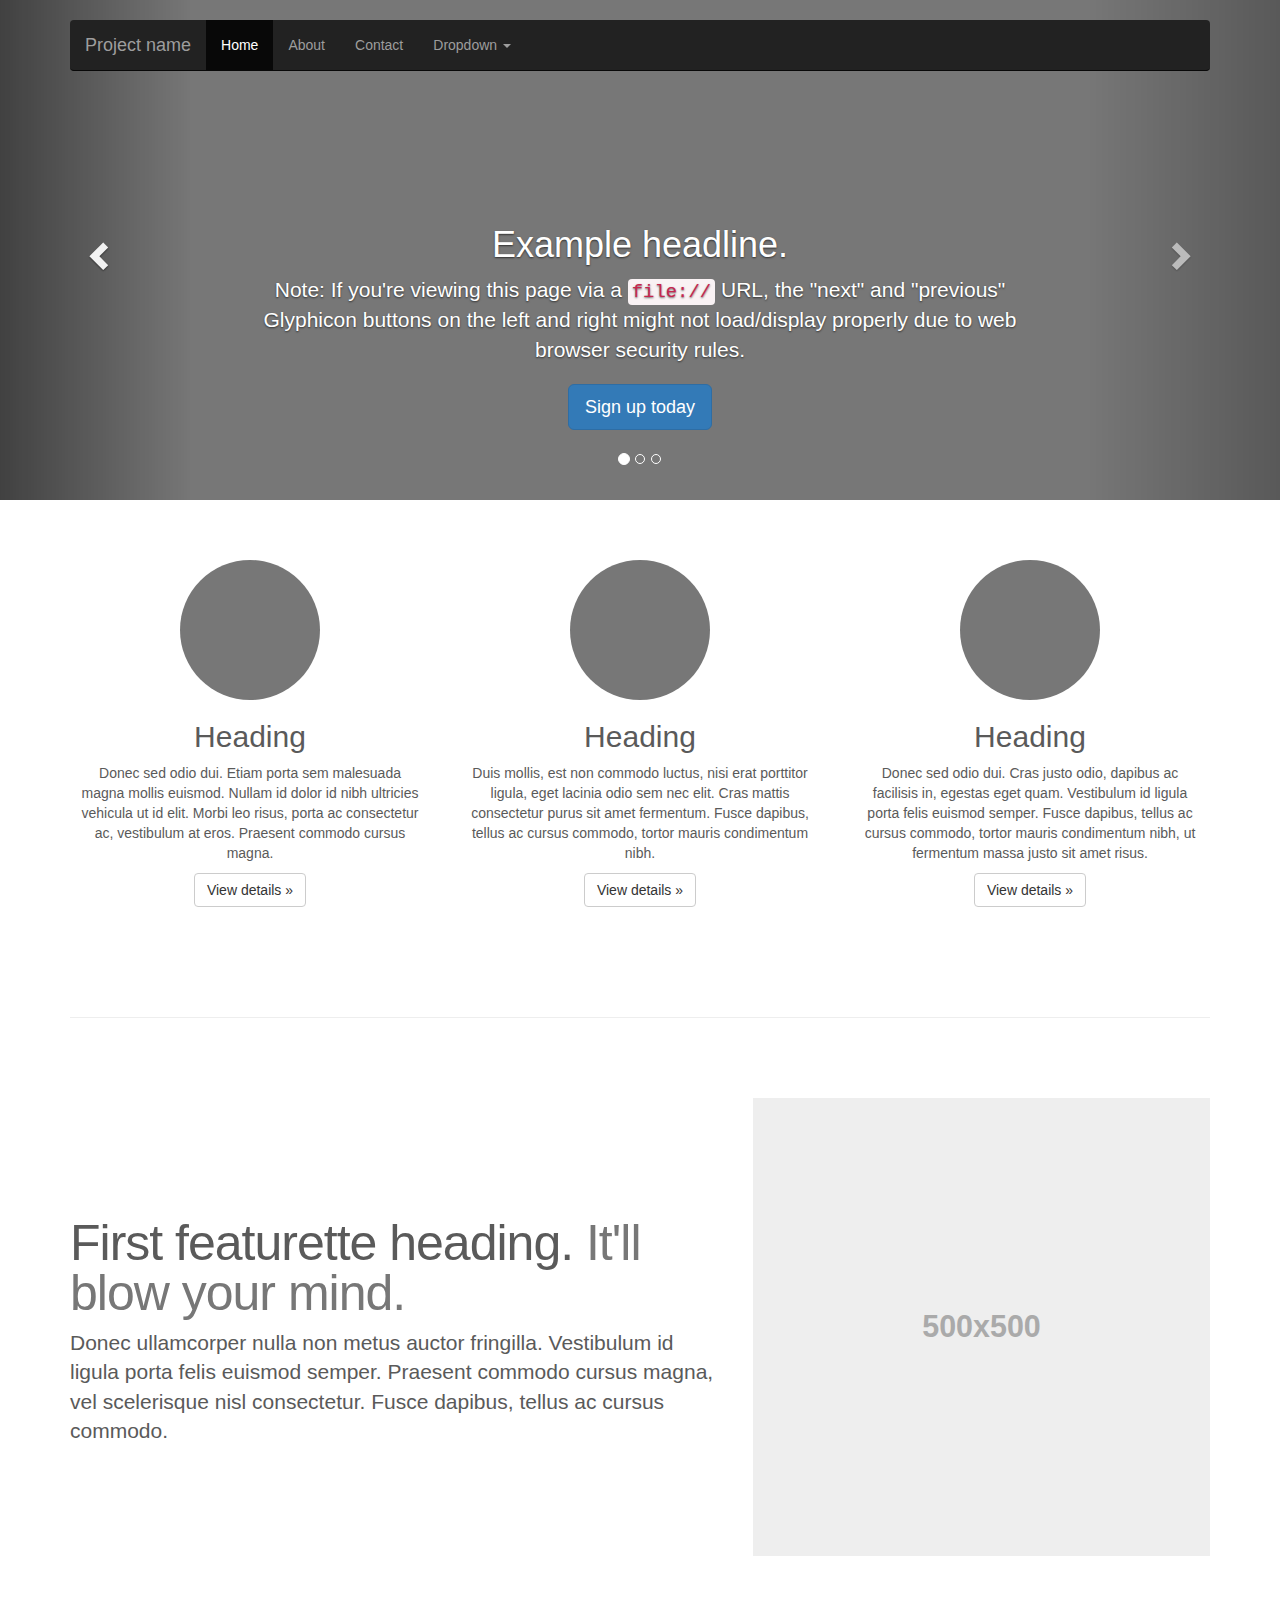
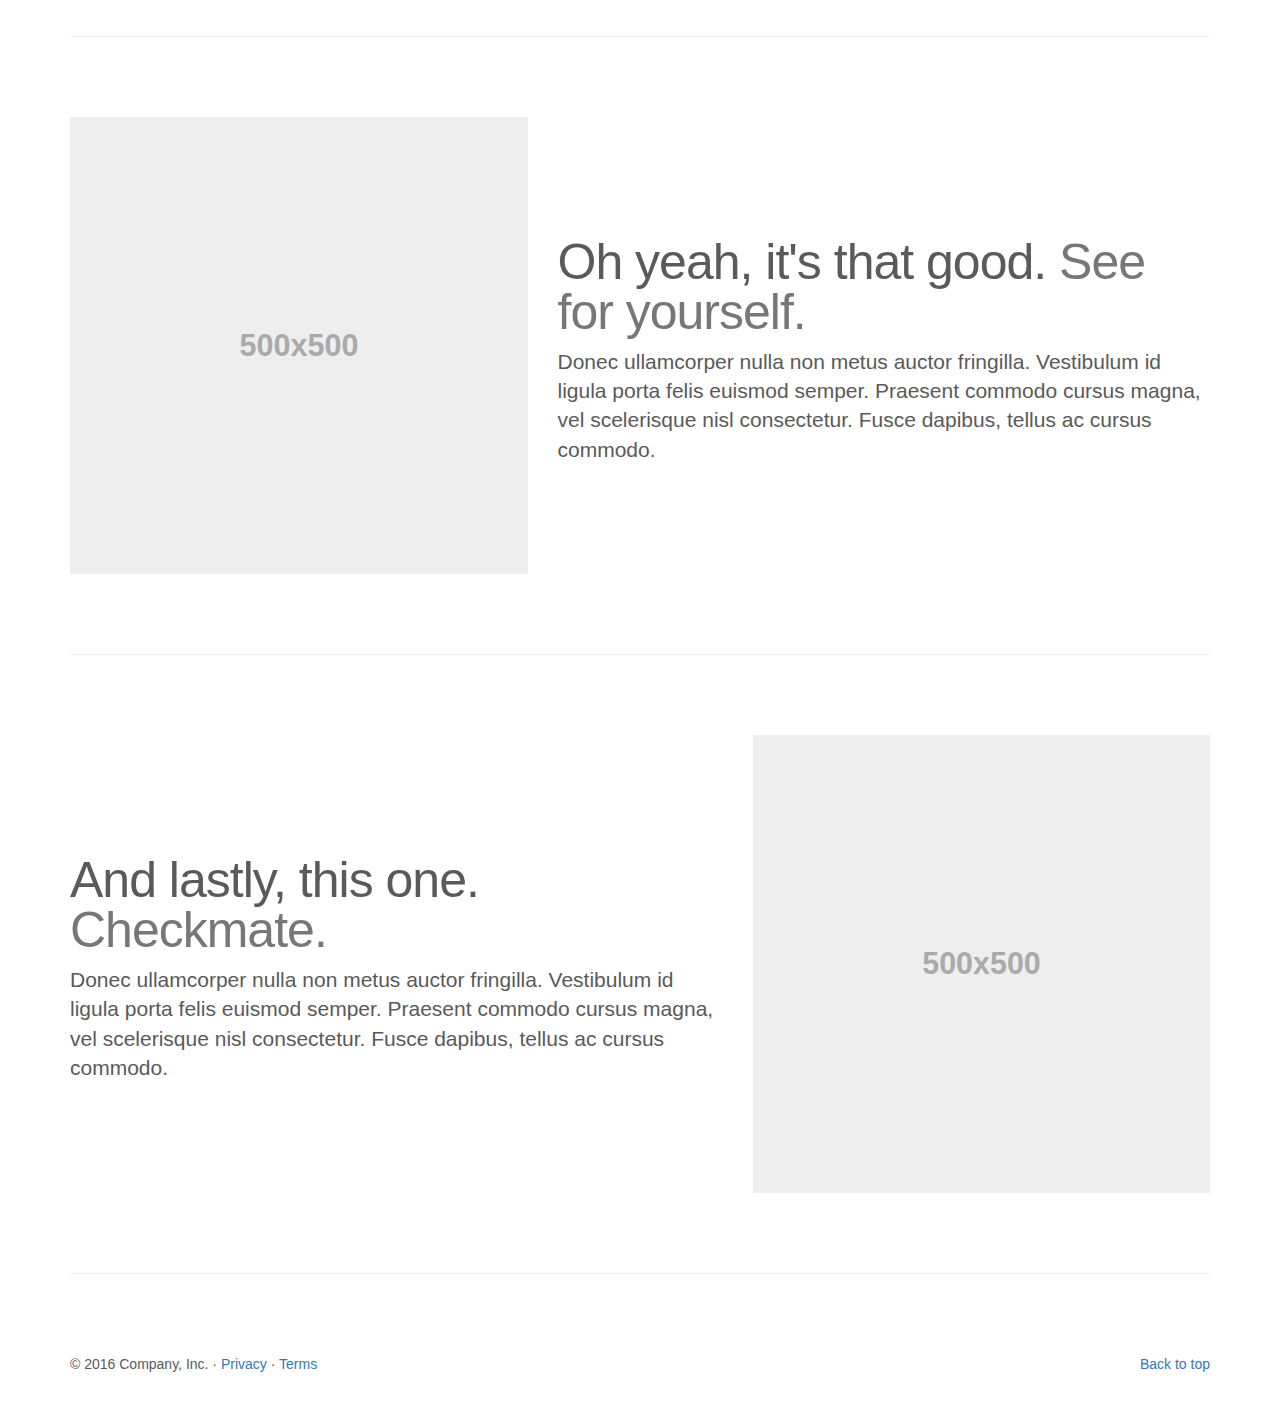
<file: plus/bootstrap-3.3.7/docs/examples/carousel/index.html>
<!DOCTYPE html>
<html lang="en">
  <head>
    <meta charset="utf-8">
    <meta http-equiv="X-UA-Compatible" content="IE=edge">
    <meta name="viewport" content="width=device-width, initial-scale=1">
    <!-- The above 3 meta tags *must* come first in the head; any other head content must come *after* these tags -->
    <meta name="description" content="">
    <meta name="author" content="">
    <link rel="icon" href="../../favicon.ico">

    <title>Carousel Template for Bootstrap</title>

    <!-- Bootstrap core CSS -->
    <link href="../../dist/css/bootstrap.min.css" rel="stylesheet">

    <!-- IE10 viewport hack for Surface/desktop Windows 8 bug -->
    <link href="../../assets/css/ie10-viewport-bug-workaround.css" rel="stylesheet">

    <!-- Just for debugging purposes. Don't actually copy these 2 lines! -->
    <!--[if lt IE 9]><script src="../../assets/js/ie8-responsive-file-warning.js"></script><![endif]-->
    <script src="../../assets/js/ie-emulation-modes-warning.js"></script>

    <!-- HTML5 shim and Respond.js for IE8 support of HTML5 elements and media queries -->
    <!--[if lt IE 9]>
      <script src="https://oss.maxcdn.com/html5shiv/3.7.3/html5shiv.min.js"></script>
      <script src="https://oss.maxcdn.com/respond/1.4.2/respond.min.js"></script>
    <![endif]-->

    <!-- Custom styles for this template -->
    <link href="carousel.css" rel="stylesheet">
  </head>
<!-- NAVBAR
================================================== -->
  <body>
    <div class="navbar-wrapper">
      <div class="container">

        <nav class="navbar navbar-inverse navbar-static-top">
          <div class="container">
            <div class="navbar-header">
              <button type="button" class="navbar-toggle collapsed" data-toggle="collapse" data-target="#navbar" aria-expanded="false" aria-controls="navbar">
                <span class="sr-only">Toggle navigation</span>
                <span class="icon-bar"></span>
                <span class="icon-bar"></span>
                <span class="icon-bar"></span>
              </button>
              <a class="navbar-brand" href="#">Project name</a>
            </div>
            <div id="navbar" class="navbar-collapse collapse">
              <ul class="nav navbar-nav">
                <li class="active"><a href="#">Home</a></li>
                <li><a href="#about">About</a></li>
                <li><a href="#contact">Contact</a></li>
                <li class="dropdown">
                  <a href="#" class="dropdown-toggle" data-toggle="dropdown" role="button" aria-haspopup="true" aria-expanded="false">Dropdown <span class="caret"></span></a>
                  <ul class="dropdown-menu">
                    <li><a href="#">Action</a></li>
                    <li><a href="#">Another action</a></li>
                    <li><a href="#">Something else here</a></li>
                    <li role="separator" class="divider"></li>
                    <li class="dropdown-header">Nav header</li>
                    <li><a href="#">Separated link</a></li>
                    <li><a href="#">One more separated link</a></li>
                  </ul>
                </li>
              </ul>
            </div>
          </div>
        </nav>

      </div>
    </div>


    <!-- Carousel
    ================================================== -->
    <div id="myCarousel" class="carousel slide" data-ride="carousel">
      <!-- Indicators -->
      <ol class="carousel-indicators">
        <li data-target="#myCarousel" data-slide-to="0" class="active"></li>
        <li data-target="#myCarousel" data-slide-to="1"></li>
        <li data-target="#myCarousel" data-slide-to="2"></li>
      </ol>
      <div class="carousel-inner" role="listbox">
        <div class="item active">
          <img class="first-slide" src="[data-uri]" alt="First slide">
          <div class="container">
            <div class="carousel-caption">
              <h1>Example headline.</h1>
              <p>Note: If you're viewing this page via a <code>file://</code> URL, the "next" and "previous" Glyphicon buttons on the left and right might not load/display properly due to web browser security rules.</p>
              <p><a class="btn btn-lg btn-primary" href="#" role="button">Sign up today</a></p>
            </div>
          </div>
        </div>
        <div class="item">
          <img class="second-slide" src="[data-uri]" alt="Second slide">
          <div class="container">
            <div class="carousel-caption">
              <h1>Another example headline.</h1>
              <p>Cras justo odio, dapibus ac facilisis in, egestas eget quam. Donec id elit non mi porta gravida at eget metus. Nullam id dolor id nibh ultricies vehicula ut id elit.</p>
              <p><a class="btn btn-lg btn-primary" href="#" role="button">Learn more</a></p>
            </div>
          </div>
        </div>
        <div class="item">
          <img class="third-slide" src="[data-uri]" alt="Third slide">
          <div class="container">
            <div class="carousel-caption">
              <h1>One more for good measure.</h1>
              <p>Cras justo odio, dapibus ac facilisis in, egestas eget quam. Donec id elit non mi porta gravida at eget metus. Nullam id dolor id nibh ultricies vehicula ut id elit.</p>
              <p><a class="btn btn-lg btn-primary" href="#" role="button">Browse gallery</a></p>
            </div>
          </div>
        </div>
      </div>
      <a class="left carousel-control" href="#myCarousel" role="button" data-slide="prev">
        <span class="glyphicon glyphicon-chevron-left" aria-hidden="true"></span>
        <span class="sr-only">Previous</span>
      </a>
      <a class="right carousel-control" href="#myCarousel" role="button" data-slide="next">
        <span class="glyphicon glyphicon-chevron-right" aria-hidden="true"></span>
        <span class="sr-only">Next</span>
      </a>
    </div><!-- /.carousel -->


    <!-- Marketing messaging and featurettes
    ================================================== -->
    <!-- Wrap the rest of the page in another container to center all the content. -->

    <div class="container marketing">

      <!-- Three columns of text below the carousel -->
      <div class="row">
        <div class="col-lg-4">
          <img class="img-circle" src="[data-uri]" alt="Generic placeholder image" width="140" height="140">
          <h2>Heading</h2>
          <p>Donec sed odio dui. Etiam porta sem malesuada magna mollis euismod. Nullam id dolor id nibh ultricies vehicula ut id elit. Morbi leo risus, porta ac consectetur ac, vestibulum at eros. Praesent commodo cursus magna.</p>
          <p><a class="btn btn-default" href="#" role="button">View details &raquo;</a></p>
        </div><!-- /.col-lg-4 -->
        <div class="col-lg-4">
          <img class="img-circle" src="[data-uri]" alt="Generic placeholder image" width="140" height="140">
          <h2>Heading</h2>
          <p>Duis mollis, est non commodo luctus, nisi erat porttitor ligula, eget lacinia odio sem nec elit. Cras mattis consectetur purus sit amet fermentum. Fusce dapibus, tellus ac cursus commodo, tortor mauris condimentum nibh.</p>
          <p><a class="btn btn-default" href="#" role="button">View details &raquo;</a></p>
        </div><!-- /.col-lg-4 -->
        <div class="col-lg-4">
          <img class="img-circle" src="[data-uri]" alt="Generic placeholder image" width="140" height="140">
          <h2>Heading</h2>
          <p>Donec sed odio dui. Cras justo odio, dapibus ac facilisis in, egestas eget quam. Vestibulum id ligula porta felis euismod semper. Fusce dapibus, tellus ac cursus commodo, tortor mauris condimentum nibh, ut fermentum massa justo sit amet risus.</p>
          <p><a class="btn btn-default" href="#" role="button">View details &raquo;</a></p>
        </div><!-- /.col-lg-4 -->
      </div><!-- /.row -->


      <!-- START THE FEATURETTES -->

      <hr class="featurette-divider">

      <div class="row featurette">
        <div class="col-md-7">
          <h2 class="featurette-heading">First featurette heading. <span class="text-muted">It'll blow your mind.</span></h2>
          <p class="lead">Donec ullamcorper nulla non metus auctor fringilla. Vestibulum id ligula porta felis euismod semper. Praesent commodo cursus magna, vel scelerisque nisl consectetur. Fusce dapibus, tellus ac cursus commodo.</p>
        </div>
        <div class="col-md-5">
          <img class="featurette-image img-responsive center-block" data-src="holder.js/500x500/auto" alt="Generic placeholder image">
        </div>
      </div>

      <hr class="featurette-divider">

      <div class="row featurette">
        <div class="col-md-7 col-md-push-5">
          <h2 class="featurette-heading">Oh yeah, it's that good. <span class="text-muted">See for yourself.</span></h2>
          <p class="lead">Donec ullamcorper nulla non metus auctor fringilla. Vestibulum id ligula porta felis euismod semper. Praesent commodo cursus magna, vel scelerisque nisl consectetur. Fusce dapibus, tellus ac cursus commodo.</p>
        </div>
        <div class="col-md-5 col-md-pull-7">
          <img class="featurette-image img-responsive center-block" data-src="holder.js/500x500/auto" alt="Generic placeholder image">
        </div>
      </div>

      <hr class="featurette-divider">

      <div class="row featurette">
        <div class="col-md-7">
          <h2 class="featurette-heading">And lastly, this one. <span class="text-muted">Checkmate.</span></h2>
          <p class="lead">Donec ullamcorper nulla non metus auctor fringilla. Vestibulum id ligula porta felis euismod semper. Praesent commodo cursus magna, vel scelerisque nisl consectetur. Fusce dapibus, tellus ac cursus commodo.</p>
        </div>
        <div class="col-md-5">
          <img class="featurette-image img-responsive center-block" data-src="holder.js/500x500/auto" alt="Generic placeholder image">
        </div>
      </div>

      <hr class="featurette-divider">

      <!-- /END THE FEATURETTES -->


      <!-- FOOTER -->
      <footer>
        <p class="pull-right"><a href="#">Back to top</a></p>
        <p>&copy; 2016 Company, Inc. &middot; <a href="#">Privacy</a> &middot; <a href="#">Terms</a></p>
      </footer>

    </div><!-- /.container -->


    <!-- Bootstrap core JavaScript
    ================================================== -->
    <!-- Placed at the end of the document so the pages load faster -->
    <script src="https://ajax.googleapis.com/ajax/libs/jquery/1.12.4/jquery.min.js"></script>
    <script>window.jQuery || document.write('<script src="../../assets/js/vendor/jquery.min.js"><\/script>')</script>
    <script src="../../dist/js/bootstrap.min.js"></script>
    <!-- Just to make our placeholder images work. Don't actually copy the next line! -->
    <script src="../../assets/js/vendor/holder.min.js"></script>
    <!-- IE10 viewport hack for Surface/desktop Windows 8 bug -->
    <script src="../../assets/js/ie10-viewport-bug-workaround.js"></script>
  </body>
</html>
</file>
<file: css/main.css>
html {
    margin: 0;
    padding: 0;
    
}

@media screen and (min-width:1200px) {
    .container {
        width: 1200px;
    }
}
.cc-nav {
    position: relative;
    background-color: #F6F8F9;
    height: 37px;
}

.cc-nav ul {
    position: relative;
    padding: 0 20px;
    margin: 0;
    height: 100%;
}

.cc-nav ul li {
    position: relative;
    height: 100%;
    line-height: 37px;
    list-style-type: none;
    display: inline-block;
    /* font-size: 10px; */
    margin: 0 15px;
    
    text-align: center;
    
}

.cc-nav ul li:hover {
    cursor: pointer;
}

.cc-nav ul li a {
    /* margin: 25% 0; */
    /* height: 100%; */
    vertical-align: middle; 
    display: inline-block;
    text-decoration: none;
    color: black;
    
    
}


.cc-nav img {
    border-radius: 50%;
    widows: 80%;
    height: 80%;
    display: inline-block;
    vertical-align: middle;
}

.carousel-control .glyphicon-chevron-right {
    width: 131px !important;
}

.next {

}


/* 手机端底部导航样式 */
.phoneBottom {
    position: fixed;
    z-index: 1000;
    bottom: 0;
    left: 0;
    right: 0;
    height: 21px !;
    line-height: 21px;
    background-color: #ffff;
    text-align: center;
}

.phoneBottom span {
    text-align: center;
    margin-top: 5px;
    margin-bottom: -6px;
}


.phoneBottom p {
    width: 40%;
    height: 3px;
    margin: -4px 0 0 0 !important;
    background-color: #E2E8ED;
    display: inline-block;
}

.gongneng a {
    color: #000;
}


/* 导航响应式 */

@media screen and (max-width:767px) {
    .cc-nav li:nth-child(1){
        left: 24%;
    }
}
</file>
<file: css/index.css>
/* 轮播样式调整 */
#myCarousel img {
    height: 500px !important;
    width: 100%;
}

#myCarousel hr {
    width: 100%;
    height: 2px;
}

#myCarousel h1 {
    text-align: left;
}

#myCarousel p {
    text-align: left;
    margin: 0 0 24px;
}

.carousel-caption {
    left: 10%;
    right: 10%;
    padding: 18% 0;
}

.carousel-control .glyphicon-chevron-right {
    top: 88%;
    font-size: 15px;
    width: 15px;
    height: 15px;
}


/* 其他新闻模块 */
.otherNews {
    padding: 70px;
    height: 500px;
}

.oneOfNews {
    margin: 35px 0 ;
}

.otherNews time {
}


/* 所有文章展示界面 */
.allContent {
    padding: 50px 0 0 0;
}


.oneOfArticle {
    padding: 0 0 28px 0;
}

.oneOfArticle img{
    width: 30px;
    height: 30px;
    border-radius: 50%;
    margin-right: 10px;
}

.oneOfArticle p:nth-child(1){
    font-size: 15px;
    font-weight: 600;
}

.oneOfArticle p:nth-child(2){
    line-height: 21px;
    /* 设置字体抬头空格 */
    text-indent: 25px;
    font-size: 12px;
    letter-spacing: 1px;
    
}

/* 所有文章分类展示界面 */
.oneOfArticleType {
    margin: 0 0 60px 0;
    
}

.oneOfArticleType span {
    font-weight: 550;
    
}

.oneOfArticleType :nth-last-child(1){
    background-color: #DEDEDE;
    border-radius: 2px;
}

.articleType {
    padding:0 25px !important;
    border-right: 1px solid;
    border-color:rgba(0, 0, 0, 0.1)
}


/* 底部页脚样式 */
.bottomPage {
    
    height: 88px;
    background-color: #A6ADB4;
  
}



@media screen and (max-width:767px) {
    #myCarousel img {
        height: 300px !important;
        width: 100%;
    }
    .allContent {
        background-color: #F6F8F9;
    }
}
</file>
<file: plus/webuploader-0.1.5/css/webuploader.css>
.webuploader-container {
	position: relative;
}
.webuploader-element-invisible {
	position: absolute !important;
	clip: rect(1px 1px 1px 1px); /* IE6, IE7 */
    clip: rect(1px,1px,1px,1px);
}
.webuploader-pick {
	position: relative;
	display: inline-block;
	cursor: pointer;
	background: #00b7ee;
	padding: 10px 15px;
	color: #fff;
	text-align: center;
	border-radius: 3px;
	overflow: hidden;
}
.webuploader-pick-hover {
	background: #00a2d4;
}

.webuploader-pick-disable {
	opacity: 0.6;
	pointer-events:none;
}
</file>
<file: plus/bootstrap-3.3.7/docs/examples/blog/blog.css>
/*
 * Globals
 */

body {
  font-family: Georgia, "Times New Roman", Times, serif;
  color: #555;
}

h1, .h1,
h2, .h2,
h3, .h3,
h4, .h4,
h5, .h5,
h6, .h6 {
  margin-top: 0;
  font-family: "Helvetica Neue", Helvetica, Arial, sans-serif;
  font-weight: normal;
  color: #333;
}


/*
 * Override Bootstrap's default container.
 */

@media (min-width: 1200px) {
  .container {
    width: 970px;
  }
}


/*
 * Masthead for nav
 */

.blog-masthead {
  background-color: #428bca;
  -webkit-box-shadow: inset 0 -2px 5px rgba(0,0,0,.1);
          box-shadow: inset 0 -2px 5px rgba(0,0,0,.1);
}

/* Nav links */
.blog-nav-item {
  position: relative;
  display: inline-block;
  padding: 10px;
  font-weight: 500;
  color: #cdddeb;
}
.blog-nav-item:hover,
.blog-nav-item:focus {
  color: #fff;
  text-decoration: none;
}

/* Active state gets a caret at the bottom */
.blog-nav .active {
  color: #fff;
}
.blog-nav .active:after {
  position: absolute;
  bottom: 0;
  left: 50%;
  width: 0;
  height: 0;
  margin-left: -5px;
  vertical-align: middle;
  content: " ";
  border-right: 5px solid transparent;
  border-bottom: 5px solid;
  border-left: 5px solid transparent;
}


/*
 * Blog name and description
 */

.blog-header {
  padding-top: 20px;
  padding-bottom: 20px;
}
.blog-title {
  margin-top: 30px;
  margin-bottom: 0;
  font-size: 60px;
  font-weight: normal;
}
.blog-description {
  font-size: 20px;
  color: #999;
}


/*
 * Main column and sidebar layout
 */

.blog-main {
  font-size: 18px;
  line-height: 1.5;
}

/* Sidebar modules for boxing content */
.sidebar-module {
  padding: 15px;
  margin: 0 -15px 15px;
}
.sidebar-module-inset {
  padding: 15px;
  background-color: #f5f5f5;
  border-radius: 4px;
}
.sidebar-module-inset p:last-child,
.sidebar-module-inset ul:last-child,
.sidebar-module-inset ol:last-child {
  margin-bottom: 0;
}


/* Pagination */
.pager {
  margin-bottom: 60px;
  text-align: left;
}
.pager > li > a {
  width: 140px;
  padding: 10px 20px;
  text-align: center;
  border-radius: 30px;
}


/*
 * Blog posts
 */

.blog-post {
  margin-bottom: 60px;
}
.blog-post-title {
  margin-bottom: 5px;
  font-size: 40px;
}
.blog-post-meta {
  margin-bottom: 20px;
  color: #999;
}


/*
 * Footer
 */

.blog-footer {
  padding: 40px 0;
  color: #999;
  text-align: center;
  background-color: #f9f9f9;
  border-top: 1px solid #e5e5e5;
}
.blog-footer p:last-child {
  margin-bottom: 0;
}
</file>
<file: plus/bootstrap-3.3.7/docs/examples/carousel/carousel.css>
/* GLOBAL STYLES
-------------------------------------------------- */
/* Padding below the footer and lighter body text */

body {
  padding-bottom: 40px;
  color: #5a5a5a;
}


/* CUSTOMIZE THE NAVBAR
-------------------------------------------------- */

/* Special class on .container surrounding .navbar, used for positioning it into place. */
.navbar-wrapper {
  position: absolute;
  top: 0;
  right: 0;
  left: 0;
  z-index: 20;
}

/* Flip around the padding for proper display in narrow viewports */
.navbar-wrapper > .container {
  padding-right: 0;
  padding-left: 0;
}
.navbar-wrapper .navbar {
  padding-right: 15px;
  padding-left: 15px;
}
.navbar-wrapper .navbar .container {
  width: auto;
}


/* CUSTOMIZE THE CAROUSEL
-------------------------------------------------- */

/* Carousel base class */
.carousel {
  height: 500px;
  margin-bottom: 60px;
}
/* Since positioning the image, we need to help out the caption */
.carousel-caption {
  z-index: 10;
}

/* Declare heights because of positioning of img element */
.carousel .item {
  height: 500px;
  background-color: #777;
}
.carousel-inner > .item > img {
  position: absolute;
  top: 0;
  left: 0;
  min-width: 100%;
  height: 500px;
}


/* MARKETING CONTENT
-------------------------------------------------- */

/* Center align the text within the three columns below the carousel */
.marketing .col-lg-4 {
  margin-bottom: 20px;
  text-align: center;
}
.marketing h2 {
  font-weight: normal;
}
.marketing .col-lg-4 p {
  margin-right: 10px;
  margin-left: 10px;
}


/* Featurettes
------------------------- */

.featurette-divider {
  margin: 80px 0; /* Space out the Bootstrap <hr> more */
}

/* Thin out the marketing headings */
.featurette-heading {
  font-weight: 300;
  line-height: 1;
  letter-spacing: -1px;
}


/* RESPONSIVE CSS
-------------------------------------------------- */

@media (min-width: 768px) {
  /* Navbar positioning foo */
  .navbar-wrapper {
    margin-top: 20px;
  }
  .navbar-wrapper .container {
    padding-right: 15px;
    padding-left: 15px;
  }
  .navbar-wrapper .navbar {
    padding-right: 0;
    padding-left: 0;
  }

  /* The navbar becomes detached from the top, so we round the corners */
  .navbar-wrapper .navbar {
    border-radius: 4px;
  }

  /* Bump up size of carousel content */
  .carousel-caption p {
    margin-bottom: 20px;
    font-size: 21px;
    line-height: 1.4;
  }

  .featurette-heading {
    font-size: 50px;
  }
}

@media (min-width: 992px) {
  .featurette-heading {
    margin-top: 120px;
  }
}
</file>
<file: plus/webuploader-0.1.5/test/Qunit/qunit-1.14.0.css>
/*!
 * QUnit 1.14.0
 * http://qunitjs.com/
 *
 * Copyright 2013 jQuery Foundation and other contributors
 * Released under the MIT license
 * http://jquery.org/license
 *
 * Date: 2014-01-31T16:40Z
 */

/** Font Family and Sizes */

#qunit-tests, #qunit-header, #qunit-banner, #qunit-testrunner-toolbar, #qunit-userAgent, #qunit-testresult {
	font-family: "Helvetica Neue Light", "HelveticaNeue-Light", "Helvetica Neue", Calibri, Helvetica, Arial, sans-serif;
}

#qunit-testrunner-toolbar, #qunit-userAgent, #qunit-testresult, #qunit-tests li { font-size: small; }
#qunit-tests { font-size: smaller; }


/** Resets */

#qunit-tests, #qunit-header, #qunit-banner, #qunit-userAgent, #qunit-testresult, #qunit-modulefilter {
	margin: 0;
	padding: 0;
}


/** Header */

#qunit-header {
	padding: 0.5em 0 0.5em 1em;

	color: #8699A4;
	background-color: #0D3349;

	font-size: 1.5em;
	line-height: 1em;
	font-weight: 400;

	border-radius: 5px 5px 0 0;
}

#qunit-header a {
	text-decoration: none;
	color: #C2CCD1;
}

#qunit-header a:hover,
#qunit-header a:focus {
	color: #FFF;
}

#qunit-testrunner-toolbar label {
	display: inline-block;
	padding: 0 0.5em 0 0.1em;
}

#qunit-banner {
	height: 5px;
}

#qunit-testrunner-toolbar {
	padding: 0.5em 0 0.5em 2em;
	color: #5E740B;
	background-color: #EEE;
	overflow: hidden;
}

#qunit-userAgent {
	padding: 0.5em 0 0.5em 2.5em;
	background-color: #2B81AF;
	color: #FFF;
	text-shadow: rgba(0, 0, 0, 0.5) 2px 2px 1px;
}

#qunit-modulefilter-container {
	float: right;
}

/** Tests: Pass/Fail */

#qunit-tests {
	list-style-position: inside;
}

#qunit-tests li {
	padding: 0.4em 0.5em 0.4em 2.5em;
	border-bottom: 1px solid #FFF;
	list-style-position: inside;
}

#qunit-tests.hidepass li.pass, #qunit-tests.hidepass li.running  {
	display: none;
}

#qunit-tests li strong {
	cursor: pointer;
}

#qunit-tests li a {
	padding: 0.5em;
	color: #C2CCD1;
	text-decoration: none;
}
#qunit-tests li a:hover,
#qunit-tests li a:focus {
	color: #000;
}

#qunit-tests li .runtime {
	float: right;
	font-size: smaller;
}

.qunit-assert-list {
	margin-top: 0.5em;
	padding: 0.5em;

	background-color: #FFF;

	border-radius: 5px;
}

.qunit-collapsed {
	display: none;
}

#qunit-tests table {
	border-collapse: collapse;
	margin-top: 0.2em;
}

#qunit-tests th {
	text-align: right;
	vertical-align: top;
	padding: 0 0.5em 0 0;
}

#qunit-tests td {
	vertical-align: top;
}

#qunit-tests pre {
	margin: 0;
	white-space: pre-wrap;
	word-wrap: break-word;
}

#qunit-tests del {
	background-color: #E0F2BE;
	color: #374E0C;
	text-decoration: none;
}

#qunit-tests ins {
	background-color: #FFCACA;
	color: #500;
	text-decoration: none;
}

/*** Test Counts */

#qunit-tests b.counts                       { color: #000; }
#qunit-tests b.passed                       { color: #5E740B; }
#qunit-tests b.failed                       { color: #710909; }

#qunit-tests li li {
	padding: 5px;
	background-color: #FFF;
	border-bottom: none;
	list-style-position: inside;
}

/*** Passing Styles */

#qunit-tests li li.pass {
	color: #3C510C;
	background-color: #FFF;
	border-left: 10px solid #C6E746;
}

#qunit-tests .pass                          { color: #528CE0; background-color: #D2E0E6; }
#qunit-tests .pass .test-name               { color: #366097; }

#qunit-tests .pass .test-actual,
#qunit-tests .pass .test-expected           { color: #999; }

#qunit-banner.qunit-pass                    { background-color: #C6E746; }

/*** Failing Styles */

#qunit-tests li li.fail {
	color: #710909;
	background-color: #FFF;
	border-left: 10px solid #EE5757;
	white-space: pre;
}

#qunit-tests > li:last-child {
	border-radius: 0 0 5px 5px;
}

#qunit-tests .fail                          { color: #000; background-color: #EE5757; }
#qunit-tests .fail .test-name,
#qunit-tests .fail .module-name             { color: #000; }

#qunit-tests .fail .test-actual             { color: #EE5757; }
#qunit-tests .fail .test-expected           { color: #008000; }

#qunit-banner.qunit-fail                    { background-color: #EE5757; }


/** Result */

#qunit-testresult {
	padding: 0.5em 0.5em 0.5em 2.5em;

	color: #2B81AF;
	background-color: #D2E0E6;

	border-bottom: 1px solid #FFF;
}
#qunit-testresult .module-name {
	font-weight: 700;
}

/** Fixture */

#qunit-fixture {
	position: absolute;
	top: -10000px;
	left: -10000px;
	width: 1000px;
	height: 1000px;
}
</file>
<file: plus/bootstrap-3.3.7/js/tests/vendor/qunit.css>
/*!
 * QUnit 1.22.0
 * https://qunitjs.com/
 *
 * Copyright jQuery Foundation and other contributors
 * Released under the MIT license
 * https://jquery.org/license
 *
 * Date: 2016-02-23T15:57Z
 */

/** Font Family and Sizes */

#qunit-tests, #qunit-header, #qunit-banner, #qunit-testrunner-toolbar, #qunit-filteredTest, #qunit-userAgent, #qunit-testresult {
	font-family: "Helvetica Neue Light", "HelveticaNeue-Light", "Helvetica Neue", Calibri, Helvetica, Arial, sans-serif;
}

#qunit-testrunner-toolbar, #qunit-filteredTest, #qunit-userAgent, #qunit-testresult, #qunit-tests li { font-size: small; }
#qunit-tests { font-size: smaller; }


/** Resets */

#qunit-tests, #qunit-header, #qunit-banner, #qunit-filteredTest, #qunit-userAgent, #qunit-testresult, #qunit-modulefilter {
	margin: 0;
	padding: 0;
}


/** Header */

#qunit-header {
	padding: 0.5em 0 0.5em 1em;

	color: #8699A4;
	background-color: #0D3349;

	font-size: 1.5em;
	line-height: 1em;
	font-weight: 400;

	border-radius: 5px 5px 0 0;
}

#qunit-header a {
	text-decoration: none;
	color: #C2CCD1;
}

#qunit-header a:hover,
#qunit-header a:focus {
	color: #FFF;
}

#qunit-testrunner-toolbar label {
	display: inline-block;
	padding: 0 0.5em 0 0.1em;
}

#qunit-banner {
	height: 5px;
}

#qunit-testrunner-toolbar {
	padding: 0.5em 1em 0.5em 1em;
	color: #5E740B;
	background-color: #EEE;
	overflow: hidden;
}

#qunit-filteredTest {
	padding: 0.5em 1em 0.5em 1em;
	background-color: #F4FF77;
	color: #366097;
}

#qunit-userAgent {
	padding: 0.5em 1em 0.5em 1em;
	background-color: #2B81AF;
	color: #FFF;
	text-shadow: rgba(0, 0, 0, 0.5) 2px 2px 1px;
}

#qunit-modulefilter-container {
	float: right;
	padding: 0.2em;
}

.qunit-url-config {
	display: inline-block;
	padding: 0.1em;
}

.qunit-filter {
	display: block;
	float: right;
	margin-left: 1em;
}

/** Tests: Pass/Fail */

#qunit-tests {
	list-style-position: inside;
}

#qunit-tests li {
	padding: 0.4em 1em 0.4em 1em;
	border-bottom: 1px solid #FFF;
	list-style-position: inside;
}

#qunit-tests > li {
	display: none;
}

#qunit-tests li.running,
#qunit-tests li.pass,
#qunit-tests li.fail,
#qunit-tests li.skipped {
	display: list-item;
}

#qunit-tests.hidepass {
	position: relative;
}

#qunit-tests.hidepass li.running,
#qunit-tests.hidepass li.pass {
	visibility: hidden;
	position: absolute;
	width:   0;
	height:  0;
	padding: 0;
	border:  0;
	margin:  0;
}

#qunit-tests li strong {
	cursor: pointer;
}

#qunit-tests li.skipped strong {
	cursor: default;
}

#qunit-tests li a {
	padding: 0.5em;
	color: #C2CCD1;
	text-decoration: none;
}

#qunit-tests li p a {
	padding: 0.25em;
	color: #6B6464;
}
#qunit-tests li a:hover,
#qunit-tests li a:focus {
	color: #000;
}

#qunit-tests li .runtime {
	float: right;
	font-size: smaller;
}

.qunit-assert-list {
	margin-top: 0.5em;
	padding: 0.5em;

	background-color: #FFF;

	border-radius: 5px;
}

.qunit-source {
	margin: 0.6em 0 0.3em;
}

.qunit-collapsed {
	display: none;
}

#qunit-tests table {
	border-collapse: collapse;
	margin-top: 0.2em;
}

#qunit-tests th {
	text-align: right;
	vertical-align: top;
	padding: 0 0.5em 0 0;
}

#qunit-tests td {
	vertical-align: top;
}

#qunit-tests pre {
	margin: 0;
	white-space: pre-wrap;
	word-wrap: break-word;
}

#qunit-tests del {
	background-color: #E0F2BE;
	color: #374E0C;
	text-decoration: none;
}

#qunit-tests ins {
	background-color: #FFCACA;
	color: #500;
	text-decoration: none;
}

/*** Test Counts */

#qunit-tests b.counts                       { color: #000; }
#qunit-tests b.passed                       { color: #5E740B; }
#qunit-tests b.failed                       { color: #710909; }

#qunit-tests li li {
	padding: 5px;
	background-color: #FFF;
	border-bottom: none;
	list-style-position: inside;
}

/*** Passing Styles */

#qunit-tests li li.pass {
	color: #3C510C;
	background-color: #FFF;
	border-left: 10px solid #C6E746;
}

#qunit-tests .pass                          { color: #528CE0; background-color: #D2E0E6; }
#qunit-tests .pass .test-name               { color: #366097; }

#qunit-tests .pass .test-actual,
#qunit-tests .pass .test-expected           { color: #999; }

#qunit-banner.qunit-pass                    { background-color: #C6E746; }

/*** Failing Styles */

#qunit-tests li li.fail {
	color: #710909;
	background-color: #FFF;
	border-left: 10px solid #EE5757;
	white-space: pre;
}

#qunit-tests > li:last-child {
	border-radius: 0 0 5px 5px;
}

#qunit-tests .fail                          { color: #000; background-color: #EE5757; }
#qunit-tests .fail .test-name,
#qunit-tests .fail .module-name             { color: #000; }

#qunit-tests .fail .test-actual             { color: #EE5757; }
#qunit-tests .fail .test-expected           { color: #008000; }

#qunit-banner.qunit-fail                    { background-color: #EE5757; }

/*** Skipped tests */

#qunit-tests .skipped {
	background-color: #EBECE9;
}

#qunit-tests .qunit-skipped-label {
	background-color: #F4FF77;
	display: inline-block;
	font-style: normal;
	color: #366097;
	line-height: 1.8em;
	padding: 0 0.5em;
	margin: -0.4em 0.4em -0.4em 0;
}

/** Result */

#qunit-testresult {
	padding: 0.5em 1em 0.5em 1em;

	color: #2B81AF;
	background-color: #D2E0E6;

	border-bottom: 1px solid #FFF;
}
#qunit-testresult .module-name {
	font-weight: 700;
}

/** Fixture */

#qunit-fixture {
	position: absolute;
	top: -10000px;
	left: -10000px;
	width: 1000px;
	height: 1000px;
}
</file>
<file: plus/bootstrap-4.0.0/js/tests/vendor/qunit.css>
/*!
 * QUnit 2.4.1
 * https://qunitjs.com/
 *
 * Copyright jQuery Foundation and other contributors
 * Released under the MIT license
 * https://jquery.org/license
 *
 * Date: 2017-10-22T05:12Z
 */

/** Font Family and Sizes */

#qunit-tests, #qunit-header, #qunit-banner, #qunit-testrunner-toolbar, #qunit-filteredTest, #qunit-userAgent, #qunit-testresult {
	font-family: "Helvetica Neue Light", "HelveticaNeue-Light", "Helvetica Neue", Calibri, Helvetica, Arial, sans-serif;
}

#qunit-testrunner-toolbar, #qunit-filteredTest, #qunit-userAgent, #qunit-testresult, #qunit-tests li { font-size: small; }
#qunit-tests { font-size: smaller; }


/** Resets */

#qunit-tests, #qunit-header, #qunit-banner, #qunit-filteredTest, #qunit-userAgent, #qunit-testresult, #qunit-modulefilter {
	margin: 0;
	padding: 0;
}


/** Header (excluding toolbar) */

#qunit-header {
	padding: 0.5em 0 0.5em 1em;

	color: #8699A4;
	background-color: #0D3349;

	font-size: 1.5em;
	line-height: 1em;
	font-weight: 400;

	border-radius: 5px 5px 0 0;
}

#qunit-header a {
	text-decoration: none;
	color: #C2CCD1;
}

#qunit-header a:hover,
#qunit-header a:focus {
	color: #FFF;
}

#qunit-banner {
	height: 5px;
}

#qunit-filteredTest {
	padding: 0.5em 1em 0.5em 1em;
	color: #366097;
	background-color: #F4FF77;
}

#qunit-userAgent {
	padding: 0.5em 1em 0.5em 1em;
	color: #FFF;
	background-color: #2B81AF;
	text-shadow: rgba(0, 0, 0, 0.5) 2px 2px 1px;
}


/** Toolbar */

#qunit-testrunner-toolbar {
	padding: 0.5em 1em 0.5em 1em;
	color: #5E740B;
	background-color: #EEE;
}

#qunit-testrunner-toolbar .clearfix {
	height: 0;
	clear: both;
}

#qunit-testrunner-toolbar label {
	display: inline-block;
}

#qunit-testrunner-toolbar input[type=checkbox],
#qunit-testrunner-toolbar input[type=radio] {
	margin: 3px;
	vertical-align: -2px;
}

#qunit-testrunner-toolbar input[type=text] {
	box-sizing: border-box;
	height: 1.6em;
}

.qunit-url-config,
.qunit-filter,
#qunit-modulefilter {
	display: inline-block;
	line-height: 2.1em;
}

.qunit-filter,
#qunit-modulefilter {
	float: right;
	position: relative;
	margin-left: 1em;
}

.qunit-url-config label {
	margin-right: 0.5em;
}

#qunit-modulefilter-search {
	box-sizing: border-box;
	width: 400px;
}

#qunit-modulefilter-search-container:after {
	position: absolute;
	right: 0.3em;
	content: "\25bc";
	color: black;
}

#qunit-modulefilter-dropdown {
	/* align with #qunit-modulefilter-search */
	box-sizing: border-box;
	width: 400px;
	position: absolute;
	right: 0;
	top: 50%;
	margin-top: 0.8em;

	border: 1px solid #D3D3D3;
	border-top: none;
	border-radius: 0 0 .25em .25em;
	color: #000;
	background-color: #F5F5F5;
	z-index: 99;
}

#qunit-modulefilter-dropdown a {
	color: inherit;
	text-decoration: none;
}

#qunit-modulefilter-dropdown .clickable.checked {
	font-weight: bold;
	color: #000;
	background-color: #D2E0E6;
}

#qunit-modulefilter-dropdown .clickable:hover {
	color: #FFF;
	background-color: #0D3349;
}

#qunit-modulefilter-actions {
	display: block;
	overflow: auto;

	/* align with #qunit-modulefilter-dropdown-list */
	font: smaller/1.5em sans-serif;
}

#qunit-modulefilter-dropdown #qunit-modulefilter-actions > * {
	box-sizing: border-box;
	max-height: 2.8em;
	display: block;
	padding: 0.4em;
}

#qunit-modulefilter-dropdown #qunit-modulefilter-actions > button {
	float: right;
	font: inherit;
}

#qunit-modulefilter-dropdown #qunit-modulefilter-actions > :last-child {
	/* insert padding to align with checkbox margins */
	padding-left: 3px;
}

#qunit-modulefilter-dropdown-list {
	max-height: 200px;
	overflow-y: auto;
	margin: 0;
	border-top: 2px groove threedhighlight;
	padding: 0.4em 0 0;
	font: smaller/1.5em sans-serif;
}

#qunit-modulefilter-dropdown-list li {
	white-space: nowrap;
	overflow: hidden;
	text-overflow: ellipsis;
}

#qunit-modulefilter-dropdown-list .clickable {
	display: block;
	padding-left: 0.15em;
}


/** Tests: Pass/Fail */

#qunit-tests {
	list-style-position: inside;
}

#qunit-tests li {
	padding: 0.4em 1em 0.4em 1em;
	border-bottom: 1px solid #FFF;
	list-style-position: inside;
}

#qunit-tests > li {
	display: none;
}

#qunit-tests li.running,
#qunit-tests li.pass,
#qunit-tests li.fail,
#qunit-tests li.skipped,
#qunit-tests li.aborted {
	display: list-item;
}

#qunit-tests.hidepass {
	position: relative;
}

#qunit-tests.hidepass li.running,
#qunit-tests.hidepass li.pass:not(.todo) {
	visibility: hidden;
	position: absolute;
	width:   0;
	height:  0;
	padding: 0;
	border:  0;
	margin:  0;
}

#qunit-tests li strong {
	cursor: pointer;
}

#qunit-tests li.skipped strong {
	cursor: default;
}

#qunit-tests li a {
	padding: 0.5em;
	color: #C2CCD1;
	text-decoration: none;
}

#qunit-tests li p a {
	padding: 0.25em;
	color: #6B6464;
}
#qunit-tests li a:hover,
#qunit-tests li a:focus {
	color: #000;
}

#qunit-tests li .runtime {
	float: right;
	font-size: smaller;
}

.qunit-assert-list {
	margin-top: 0.5em;
	padding: 0.5em;

	background-color: #FFF;

	border-radius: 5px;
}

.qunit-source {
	margin: 0.6em 0 0.3em;
}

.qunit-collapsed {
	display: none;
}

#qunit-tests table {
	border-collapse: collapse;
	margin-top: 0.2em;
}

#qunit-tests th {
	text-align: right;
	vertical-align: top;
	padding: 0 0.5em 0 0;
}

#qunit-tests td {
	vertical-align: top;
}

#qunit-tests pre {
	margin: 0;
	white-space: pre-wrap;
	word-wrap: break-word;
}

#qunit-tests del {
	color: #374E0C;
	background-color: #E0F2BE;
	text-decoration: none;
}

#qunit-tests ins {
	color: #500;
	background-color: #FFCACA;
	text-decoration: none;
}

/*** Test Counts */

#qunit-tests b.counts                       { color: #000; }
#qunit-tests b.passed                       { color: #5E740B; }
#qunit-tests b.failed                       { color: #710909; }

#qunit-tests li li {
	padding: 5px;
	background-color: #FFF;
	border-bottom: none;
	list-style-position: inside;
}

/*** Passing Styles */

#qunit-tests li li.pass {
	color: #3C510C;
	background-color: #FFF;
	border-left: 10px solid #C6E746;
}

#qunit-tests .pass                          { color: #528CE0; background-color: #D2E0E6; }
#qunit-tests .pass .test-name               { color: #366097; }

#qunit-tests .pass .test-actual,
#qunit-tests .pass .test-expected           { color: #999; }

#qunit-banner.qunit-pass                    { background-color: #C6E746; }

/*** Failing Styles */

#qunit-tests li li.fail {
	color: #710909;
	background-color: #FFF;
	border-left: 10px solid #EE5757;
	white-space: pre;
}

#qunit-tests > li:last-child {
	border-radius: 0 0 5px 5px;
}

#qunit-tests .fail                          { color: #000; background-color: #EE5757; }
#qunit-tests .fail .test-name,
#qunit-tests .fail .module-name             { color: #000; }

#qunit-tests .fail .test-actual             { color: #EE5757; }
#qunit-tests .fail .test-expected           { color: #008000; }

#qunit-banner.qunit-fail                    { background-color: #EE5757; }


/*** Aborted tests */
#qunit-tests .aborted { color: #000; background-color: orange; }
/*** Skipped tests */

#qunit-tests .skipped {
	background-color: #EBECE9;
}

#qunit-tests .qunit-todo-label,
#qunit-tests .qunit-skipped-label {
	background-color: #F4FF77;
	display: inline-block;
	font-style: normal;
	color: #366097;
	line-height: 1.8em;
	padding: 0 0.5em;
	margin: -0.4em 0.4em -0.4em 0;
}

#qunit-tests .qunit-todo-label {
	background-color: #EEE;
}

/** Result */

#qunit-testresult {
	color: #2B81AF;
	background-color: #D2E0E6;

	border-bottom: 1px solid #FFF;
}
#qunit-testresult .clearfix {
	height: 0;
	clear: both;
}
#qunit-testresult .module-name {
	font-weight: 700;
}
#qunit-testresult-display {
	padding: 0.5em 1em 0.5em 1em;
	width: 85%;
	float:left;
}
#qunit-testresult-controls {
	padding: 0.5em 1em 0.5em 1em;
  width: 10%;
	float:left;
}

/** Fixture */

#qunit-fixture {
	position: absolute;
	top: -10000px;
	left: -10000px;
	width: 1000px;
	height: 1000px;
}
</file>
<file: plus/webuploader-0.1.5/_draft/music/style.css>
/* ----------------Reset Css--------------------- */
html, body, div, span, applet, object, iframe, h1, h2, h3, h4, h5, h6, p, blockquote, pre,
a, abbr, acronym, address, big, cite, code, del, dfn, em, img, ins, kbd, q, s, samp,
small, strike, strong, sub, sup, tt, var, b, u, i, center, dl, dt, dd, ol, ul, li,
fieldset, form, label, legend, table, caption, tbody, tfoot, thead, tr, th, td,
article, aside, canvas, details, figcaption, figure, footer, header, hgroup, menu, nav, section, summary,
time, mark, audio, video, input  {
    margin: 0;
    padding: 0;
    border: none;
    outline: 0;
    font-size: 100%;
    font: inherit;
    vertical-align: baseline;
}

html, body, form, fieldset, p, div, h1, h2, h3, h4, h5, h6 {
    -webkit-text-size-adjust: none;
}

article, aside, details, figcaption, figure, footer, header, hgroup, menu, nav, section {
    display: block;
}

body {
    font-family: arial, sans-serif;
}

ol, ul {
    list-style: none;
}

blockquote, q {
    quotes: none;
}

blockquote:before, blockquote:after, q:before, q:after {
    content: '';
    content: none;
}

ins {
    text-decoration: none;
}

del {
    text-decoration: line-through;
}

table {
    border-collapse: collapse;
    border-spacing: 0;
}


.webuploader-pick {
    position: relative;
    display: inline-block;
    cursor: pointer;
    background: #00b7ee;
    padding: 10px 15px;
    color: #fff;
    text-align: center;
    border-radius: 3px;
    overflow: hidden;
}
.webuploader-pick-hover {
    background: #00a2d4;
}

.webuploader-dnd {
    width: 400px;
    height: 400px;
    border: 3px solid #ddd;
}

.webuploader-dnd-over {
    border-style: dashed;
}



/* ------------ */
#wrapper {
    width: 980px;
    margin: 0 auto;

    margin: 1em;
    width: auto;
}

#container {
    border: 1px solid #dadada;
    color: #838383;
    font-size: 12px;
    margin-top: 10px;
    background-color: #FFF;
}

#uploader .queueList {
    margin: 20px;
}

.element-invisible {
    position: absolute !important;
    clip: rect(1px,1px,1px,1px);
}

#uploader .placeholder {
    border: 3px dashed #e6e6e6;
    min-height: 238px;
    padding-top: 158px;
    text-align: center;
    background: url(./image.png) center 93px no-repeat;
    color: #cccccc;
    font-size: 18px;
    position: relative;
}

#uploader .placeholder .webuploader-pick {
    font-size: 18px;
    background: #00b7ee;
    border-radius: 3px;
    line-height: 44px;
    padding: 0 30px;
    color: #fff;
    display: inline-block;
    margin: 20px auto;
    cursor: pointer;
    box-shadow: 0 1px 1px rgba(0, 0, 0, 0.1);
}

#uploader .placeholder .webuploader-pick-hover {
    background: #00a2d4;
}

#uploader .placeholder .flashTip {
    color: #666666;
    font-size: 12px;
    position: absolute;
    width: 100%;
    text-align: center;
    bottom: 20px;
}
#uploader .placeholder .flashTip a {
    color: #0785d1;
    text-decoration: none;
}
#uploader .placeholder .flashTip a:hover {
    text-decoration: underline;
}

#uploader .placeholder.webuploader-dnd-over {
    border-color: #999999;
}

#uploader .filelist {
    list-style: none;
    margin: 0;
    padding: 0;
}

#uploader .filelist:after {
    content: '';
    display: block;
    width: 0;
    height: 0;
    overflow: hidden;
    clear: both;
}

#uploader .filelist li {
    width: 110px;
    height: 110px;
    background: url(./bg.png) no-repeat;
    text-align: center;
    margin: 0 8px 20px 0;
    position: relative;
    display: inline;
    float: left;
    overflow: hidden;
    font-size: 12px;
}

#uploader .filelist li p.log {
    position: relative;
    top: -45px;
}

#uploader .filelist li p.title {
    position: absolute;
    top: 0;
    left: 0;
    width: 100%;
    overflow: hidden;
    white-space: nowrap;
    text-overflow : ellipsis;
    top: 5px;
    text-indent: 5px;
    text-align: left;
}

#uploader .filelist li p.progress {
    position: absolute;
    width: 100%;
    bottom: 0;
    left: 0;
    height: 8px;
    overflow: hidden;
    z-index: 50;
}
#uploader .filelist li p.progress span {
    display: none;
    overflow: hidden;
    width: 0;
    height: 100%;
    background: #1483d8 url(./progress.png) repeat-x;

    -webit-transition: width 200ms linear;
    -moz-transition: width 200ms linear;
    -o-transition: width 200ms linear;
    -ms-transition: width 200ms linear;
    transition: width 200ms linear;

    -webkit-animation: progressmove 2s linear infinite;
    -moz-animation: progressmove 2s linear infinite;
    -o-animation: progressmove 2s linear infinite;
    -ms-animation: progressmove 2s linear infinite;
    animation: progressmove 2s linear infinite;

    -webkit-transform: translateZ(0);
}

@-webkit-keyframes progressmove {
    0% {
       background-position: 0 0;
    }
    100% {
       background-position: 17px 0;
    }
}
@-moz-keyframes progressmove {
    0% {
       background-position: 0 0;
    }
    100% {
       background-position: 17px 0;
    }
}
@keyframes progressmove {
    0% {
       background-position: 0 0;
    }
    100% {
       background-position: 17px 0;
    }
}

#uploader .filelist li p.imgWrap {
    position: relative;
    z-index: 2;
    line-height: 110px;
    vertical-align: middle;
    overflow: hidden;
    width: 110px;
    height: 110px;

    -webkit-transform-origin: 50% 50%;
    -moz-transform-origin: 50% 50%;
    -o-transform-origin: 50% 50%;
    -ms-transform-origin: 50% 50%;
    transform-origin: 50% 50%;

    -webit-transition: 200ms ease-out;
    -moz-transition: 200ms ease-out;
    -o-transition: 200ms ease-out;
    -ms-transition: 200ms ease-out;
    transition: 200ms ease-out;
}

#uploader .filelist li img {
    width: 100%;
}

#uploader .filelist li p.error {
    background: #f43838;
    color: #fff;
    position: absolute;
    bottom: 0;
    left: 0;
    height: 28px;
    line-height: 28px;
    width: 100%;
    z-index: 100;
}

#uploader .filelist li .success {
    display: block;
    position: absolute;
    left: 0;
    bottom: 0;
    height: 40px;
    width: 100%;
    z-index: 200;
    background: url(./success.png) no-repeat right bottom;
}

#uploader .filelist div.file-panel {
    position: absolute;
    height: 0;
    filter: progid:DXImageTransform.Microsoft.gradient(GradientType=0,startColorstr='#80000000', endColorstr='#80000000')\0;
    background: rgba( 0, 0, 0, 0.5 );
    width: 100%;
    top: 0;
    left: 0;
    overflow: hidden;
    z-index: 300;
}

#uploader .filelist div.file-panel span {
    width: 24px;
    height: 24px;
    display: inline;
    float: right;
    text-indent: -9999px;
    overflow: hidden;
    background: url(./icons.png) no-repeat;
    margin: 5px 1px 1px;
    cursor: pointer;
}

#uploader .filelist div.file-panel span.rotateLeft {
    background-position: 0 -24px;
}
#uploader .filelist div.file-panel span.rotateLeft:hover {
    background-position: 0 0;
}

#uploader .filelist div.file-panel span.rotateRight {
    background-position: -24px -24px;
}
#uploader .filelist div.file-panel span.rotateRight:hover {
    background-position: -24px 0;
}

#uploader .filelist div.file-panel span.cancel {
    background-position: -48px -24px;
}
#uploader .filelist div.file-panel span.cancel:hover {
    background-position: -48px 0;
}

#uploader .statusBar {
    height: 63px;
    border-top: 1px solid #dadada;
    padding: 0 20px;
    line-height: 63px;
    vertical-align: middle;
    position: relative;
}

#uploader .statusBar .progress {
    border: 1px solid #1483d8;
    width: 198px;
    background: #fff;
    height: 18px;
    position: relative;
    display: inline-block;
    text-align: center;
    line-height: 20px;
    color: #6dbfff;
    position: relative;
    margin-right: 10px;
}
#uploader .statusBar .progress span.percentage {
    width: 0;
    height: 100%;
    left: 0;
    top: 0;
    background: #1483d8;
    position: absolute;
}
#uploader .statusBar .progress span.text {
    position: relative;
    z-index: 10;
}

#uploader .statusBar .info {
    display: inline-block;
    font-size: 14px;
    color: #666666;
}

#uploader .statusBar .btns {
    position: absolute;
    top: 10px;
    right: 20px;
    line-height: 40px;
}

#filePicker2 {
    display: inline-block;
    float: left;
}

#uploader .statusBar .btns .webuploader-pick,
#uploader .statusBar .btns .uploadBtn,
#uploader .statusBar .btns .uploadBtn.state-uploading,
#uploader .statusBar .btns .uploadBtn.state-paused {
    background: #ffffff;
    border: 1px solid #cfcfcf;
    color: #565656;
    padding: 0 18px;
    display: inline-block;
    border-radius: 3px;
    margin-left: 10px;
    cursor: pointer;
    font-size: 14px;
    float: left;
}
#uploader .statusBar .btns .webuploader-pick-hover,
#uploader .statusBar .btns .uploadBtn:hover,
#uploader .statusBar .btns .uploadBtn.state-uploading:hover,
#uploader .statusBar .btns .uploadBtn.state-paused:hover {
    background: #f0f0f0;
}

#uploader .statusBar .btns .uploadBtn {
    background: #00b7ee;
    color: #fff;
    border-color: transparent;
}
#uploader .statusBar .btns .uploadBtn:hover {
    background: #00a2d4;
}

#uploader .statusBar .btns .uploadBtn.disabled {
    pointer-events: none;
    opacity: 0.6;
}
</file>
<file: plus/webuploader-0.1.5/examples/image-upload/style.css>
/* ----------------Reset Css--------------------- */
html, body, div, span, applet, object, iframe, h1, h2, h3, h4, h5, h6, p, blockquote, pre,
a, abbr, acronym, address, big, cite, code, del, dfn, em, img, ins, kbd, q, s, samp,
small, strike, strong, sub, sup, tt, var, b, u, i, center, dl, dt, dd, ol, ul, li,
fieldset, form, label, legend, table, caption, tbody, tfoot, thead, tr, th, td,
article, aside, canvas, details, figcaption, figure, footer, header, hgroup, menu, nav, section, summary,
time, mark, audio, video, input  {
    margin: 0;
    padding: 0;
    border: none;
    outline: 0;
    font-size: 100%;
    font: inherit;
    vertical-align: baseline;
}

html, body, form, fieldset, p, div, h1, h2, h3, h4, h5, h6 {
    -webkit-text-size-adjust: none;
}

article, aside, details, figcaption, figure, footer, header, hgroup, menu, nav, section {
    display: block;
}

body {
    font-family: arial, sans-serif;
}

ol, ul {
    list-style: none;
}

blockquote, q {
    quotes: none;
}

blockquote:before, blockquote:after, q:before, q:after {
    content: '';
    content: none;
}

ins {
    text-decoration: none;
}

del {
    text-decoration: line-through;
}

table {
    border-collapse: collapse;
    border-spacing: 0;
}

/* ------------ */
#wrapper {
    width: 980px;
    margin: 0 auto;

    margin: 1em;
    width: auto;
}

#container {
    border: 1px solid #dadada;
    color: #838383;
    font-size: 12px;
    margin-top: 10px;
    background-color: #FFF;
}

#uploader .queueList {
    margin: 20px;
}

.element-invisible {
    position: absolute !important;
    clip: rect(1px 1px 1px 1px); /* IE6, IE7 */
    clip: rect(1px,1px,1px,1px);
}

#uploader .placeholder {
    border: 3px dashed #e6e6e6;
    min-height: 238px;
    padding-top: 158px;
    text-align: center;
    background: url(./image.png) center 93px no-repeat;
    color: #cccccc;
    font-size: 18px;
    position: relative;
}

#uploader .placeholder .webuploader-pick {
    font-size: 18px;
    background: #00b7ee;
    border-radius: 3px;
    line-height: 44px;
    padding: 0 30px;
    color: #fff;
    display: inline-block;
    margin: 20px auto;
    cursor: pointer;
    box-shadow: 0 1px 1px rgba(0, 0, 0, 0.1);
}

#uploader .placeholder .webuploader-pick-hover {
    background: #00a2d4;
}

#uploader .placeholder .flashTip {
    color: #666666;
    font-size: 12px;
    position: absolute;
    width: 100%;
    text-align: center;
    bottom: 20px;
}
#uploader .placeholder .flashTip a {
    color: #0785d1;
    text-decoration: none;
}
#uploader .placeholder .flashTip a:hover {
    text-decoration: underline;
}

#uploader .placeholder.webuploader-dnd-over {
    border-color: #999999;
}

#uploader .placeholder.webuploader-dnd-over.webuploader-dnd-denied {
    border-color: red;
}

#uploader .filelist {
    list-style: none;
    margin: 0;
    padding: 0;
}

#uploader .filelist:after {
    content: '';
    display: block;
    width: 0;
    height: 0;
    overflow: hidden;
    clear: both;
}

#uploader .filelist li {
    width: 110px;
    height: 110px;
    background: url(./bg.png) no-repeat;
    text-align: center;
    margin: 0 8px 20px 0;
    position: relative;
    display: inline;
    float: left;
    overflow: hidden;
    font-size: 12px;
}

#uploader .filelist li p.log {
    position: relative;
    top: -45px;
}

#uploader .filelist li p.title {
    position: absolute;
    top: 0;
    left: 0;
    width: 100%;
    overflow: hidden;
    white-space: nowrap;
    text-overflow : ellipsis;
    top: 5px;
    text-indent: 5px;
    text-align: left;
}

#uploader .filelist li p.progress {
    position: absolute;
    width: 100%;
    bottom: 0;
    left: 0;
    height: 8px;
    overflow: hidden;
    z-index: 50;
}
#uploader .filelist li p.progress span {
    display: none;
    overflow: hidden;
    width: 0;
    height: 100%;
    background: #1483d8 url(./progress.png) repeat-x;

    -webit-transition: width 200ms linear;
    -moz-transition: width 200ms linear;
    -o-transition: width 200ms linear;
    -ms-transition: width 200ms linear;
    transition: width 200ms linear;

    -webkit-animation: progressmove 2s linear infinite;
    -moz-animation: progressmove 2s linear infinite;
    -o-animation: progressmove 2s linear infinite;
    -ms-animation: progressmove 2s linear infinite;
    animation: progressmove 2s linear infinite;

    -webkit-transform: translateZ(0);
}

@-webkit-keyframes progressmove {
    0% {
       background-position: 0 0;
    }
    100% {
       background-position: 17px 0;
    }
}
@-moz-keyframes progressmove {
    0% {
       background-position: 0 0;
    }
    100% {
       background-position: 17px 0;
    }
}
@keyframes progressmove {
    0% {
       background-position: 0 0;
    }
    100% {
       background-position: 17px 0;
    }
}

#uploader .filelist li p.imgWrap {
    position: relative;
    z-index: 2;
    line-height: 110px;
    vertical-align: middle;
    overflow: hidden;
    width: 110px;
    height: 110px;

    -webkit-transform-origin: 50% 50%;
    -moz-transform-origin: 50% 50%;
    -o-transform-origin: 50% 50%;
    -ms-transform-origin: 50% 50%;
    transform-origin: 50% 50%;

    -webit-transition: 200ms ease-out;
    -moz-transition: 200ms ease-out;
    -o-transition: 200ms ease-out;
    -ms-transition: 200ms ease-out;
    transition: 200ms ease-out;
}

#uploader .filelist li img {
    width: 100%;
}

#uploader .filelist li p.error {
    background: #f43838;
    color: #fff;
    position: absolute;
    bottom: 0;
    left: 0;
    height: 28px;
    line-height: 28px;
    width: 100%;
    z-index: 100;
}

#uploader .filelist li .success {
    display: block;
    position: absolute;
    left: 0;
    bottom: 0;
    height: 40px;
    width: 100%;
    z-index: 200;
    background: url(./success.png) no-repeat right bottom;
}

#uploader .filelist div.file-panel {
    position: absolute;
    height: 0;
    filter: progid:DXImageTransform.Microsoft.gradient(GradientType=0,startColorstr='#80000000', endColorstr='#80000000')\0;
    background: rgba( 0, 0, 0, 0.5 );
    width: 100%;
    top: 0;
    left: 0;
    overflow: hidden;
    z-index: 300;
}

#uploader .filelist div.file-panel span {
    width: 24px;
    height: 24px;
    display: inline;
    float: right;
    text-indent: -9999px;
    overflow: hidden;
    background: url(./icons.png) no-repeat;
    margin: 5px 1px 1px;
    cursor: pointer;
}

#uploader .filelist div.file-panel span.rotateLeft {
    background-position: 0 -24px;
}
#uploader .filelist div.file-panel span.rotateLeft:hover {
    background-position: 0 0;
}

#uploader .filelist div.file-panel span.rotateRight {
    background-position: -24px -24px;
}
#uploader .filelist div.file-panel span.rotateRight:hover {
    background-position: -24px 0;
}

#uploader .filelist div.file-panel span.cancel {
    background-position: -48px -24px;
}
#uploader .filelist div.file-panel span.cancel:hover {
    background-position: -48px 0;
}

#uploader .statusBar {
    height: 63px;
    border-top: 1px solid #dadada;
    padding: 0 20px;
    line-height: 63px;
    vertical-align: middle;
    position: relative;
}

#uploader .statusBar .progress {
    border: 1px solid #1483d8;
    width: 198px;
    background: #fff;
    height: 18px;
    position: relative;
    display: inline-block;
    text-align: center;
    line-height: 20px;
    color: #6dbfff;
    position: relative;
    margin-right: 10px;
}
#uploader .statusBar .progress span.percentage {
    width: 0;
    height: 100%;
    left: 0;
    top: 0;
    background: #1483d8;
    position: absolute;
}
#uploader .statusBar .progress span.text {
    position: relative;
    z-index: 10;
}

#uploader .statusBar .info {
    display: inline-block;
    font-size: 14px;
    color: #666666;
}

#uploader .statusBar .btns {
    position: absolute;
    top: 10px;
    right: 20px;
    line-height: 40px;
}

#filePicker2 {
    display: inline-block;
    float: left;
}

#uploader .statusBar .btns .webuploader-pick,
#uploader .statusBar .btns .uploadBtn,
#uploader .statusBar .btns .uploadBtn.state-uploading,
#uploader .statusBar .btns .uploadBtn.state-paused {
    background: #ffffff;
    border: 1px solid #cfcfcf;
    color: #565656;
    padding: 0 18px;
    display: inline-block;
    border-radius: 3px;
    margin-left: 10px;
    cursor: pointer;
    font-size: 14px;
    float: left;
}
#uploader .statusBar .btns .webuploader-pick-hover,
#uploader .statusBar .btns .uploadBtn:hover,
#uploader .statusBar .btns .uploadBtn.state-uploading:hover,
#uploader .statusBar .btns .uploadBtn.state-paused:hover {
    background: #f0f0f0;
}

#uploader .statusBar .btns .uploadBtn {
    background: #00b7ee;
    color: #fff;
    border-color: transparent;
}
#uploader .statusBar .btns .uploadBtn:hover {
    background: #00a2d4;
}

#uploader .statusBar .btns .uploadBtn.disabled {
    pointer-events: none;
    opacity: 0.6;
}
</file>
<file: plus/bootstrap-3.3.7/docs/assets/css/ie10-viewport-bug-workaround.css>
/*!
 * IE10 viewport hack for Surface/desktop Windows 8 bug
 * Copyright 2014-2015 Twitter, Inc.
 * Licensed under MIT (https://github.com/twbs/bootstrap/blob/master/LICENSE)
 */

/*
 * See the Getting Started docs for more information:
 * http://getbootstrap.com/getting-started/#support-ie10-width
 */
@-ms-viewport     { width: device-width; }
@-o-viewport      { width: device-width; }
@viewport         { width: device-width; }
</file>
